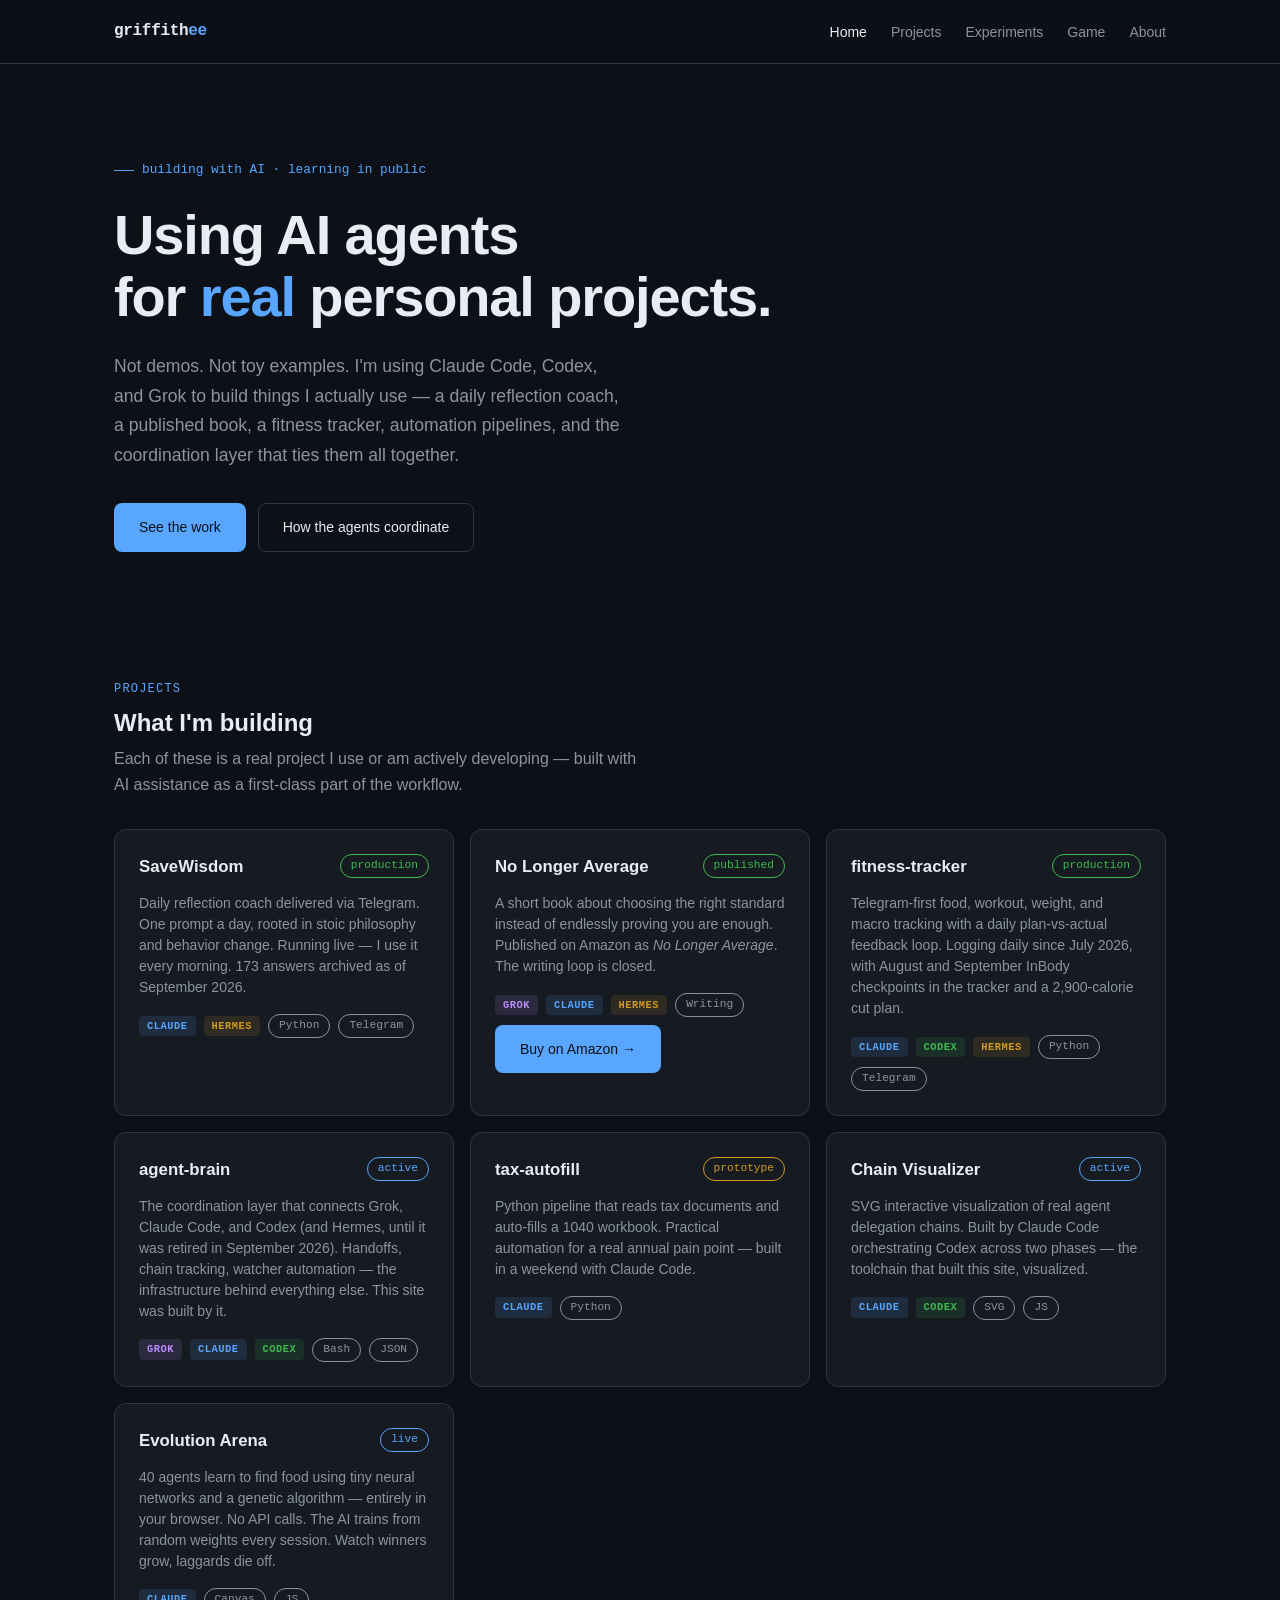
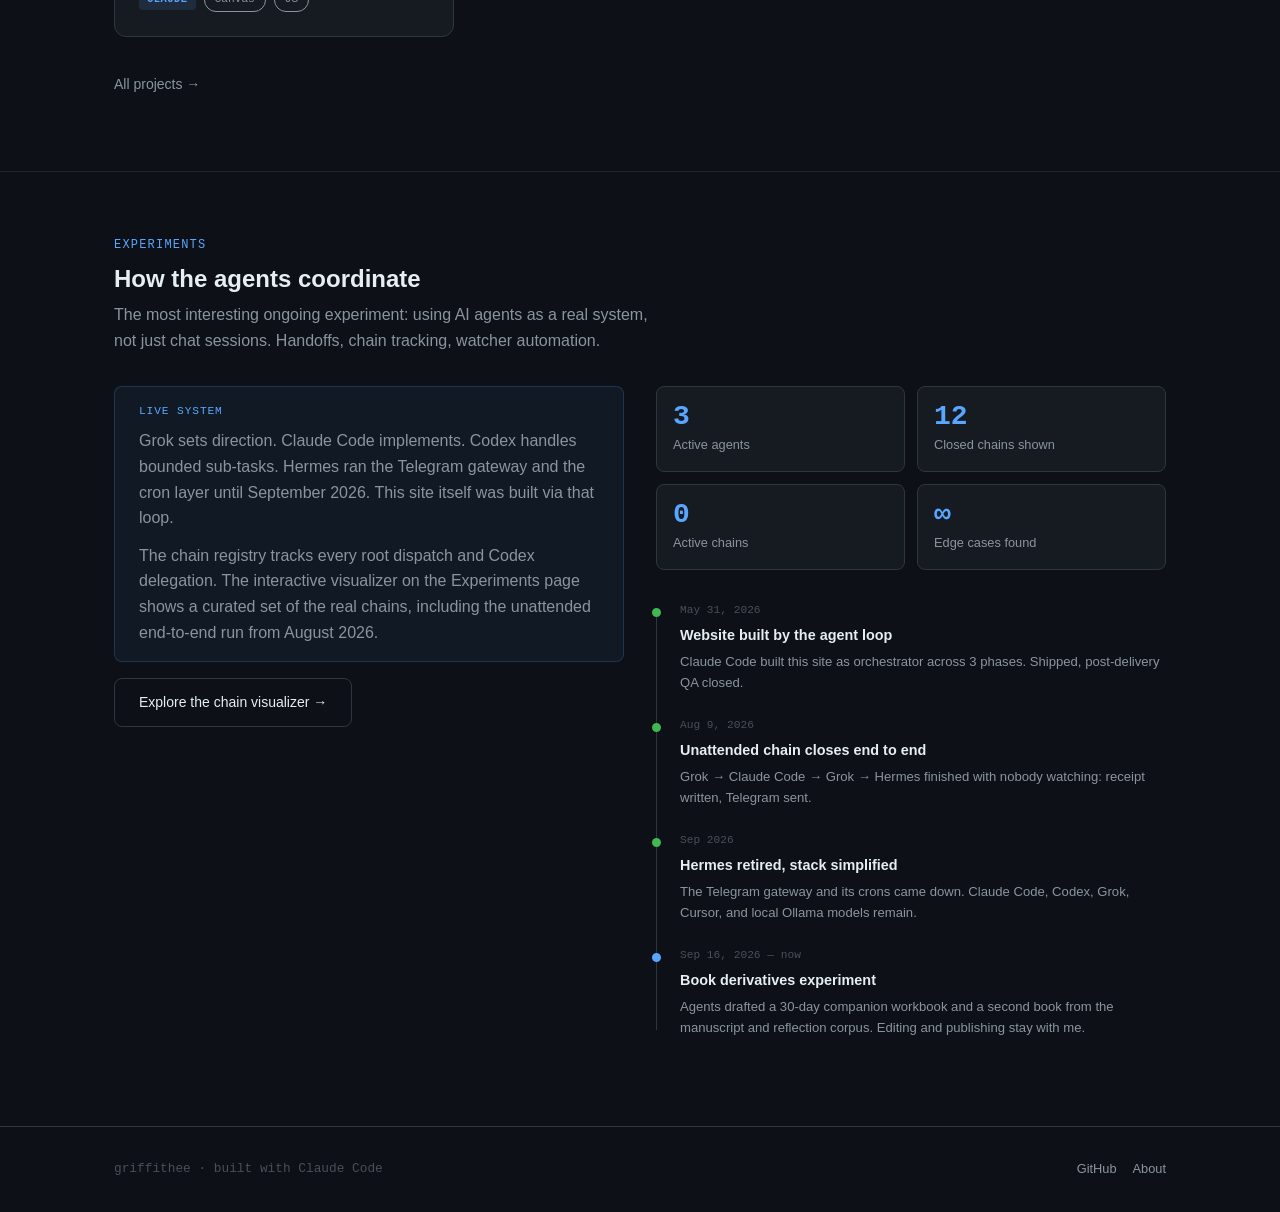
<file: index.html>
<!DOCTYPE html>
<html lang="en">
<head>
  <meta charset="UTF-8">
  <meta name="viewport" content="width=device-width, initial-scale=1.0">
  <meta name="referrer" content="strict-origin-when-cross-origin">
  <meta http-equiv="Content-Security-Policy" content="default-src 'self'; script-src 'self'; style-src 'self' 'unsafe-inline' https://fonts.googleapis.com; font-src https://fonts.gstatic.com; img-src 'self' data:; object-src 'none'; base-uri 'self'; frame-ancestors 'none'; form-action 'self'">
  <title>griffithee — Building with AI</title>
  <meta name="description" content="Personal site. AI tools, autonomous agents, and the projects I'm building with them.">
  <link rel="preconnect" href="https://fonts.googleapis.com">
  <link rel="preconnect" href="https://fonts.gstatic.com" crossorigin>
  <link href="https://fonts.googleapis.com/css2?family=Inter:wght@400;500;600;700&family=JetBrains+Mono:wght@400;600&display=swap" rel="stylesheet">
  <link rel="stylesheet" href="css/style.css">
</head>
<body>

<nav>
  <div class="nav-inner">
    <a href="index.html" class="nav-logo">griffith<span>ee</span></a>
    <ul class="nav-links">
      <li><a href="index.html">Home</a></li>
      <li><a href="projects.html">Projects</a></li>
      <li><a href="experiments.html">Experiments</a></li>
      <li><a href="game.html">Game</a></li>
      <li><a href="about.html">About</a></li>
    </ul>
  </div>
</nav>

<main>

  <!-- Hero -->
  <section class="hero">
    <div class="container">
      <div class="hero-eyebrow">building with AI · learning in public</div>
      <h1 class="hero-title">
        Using AI agents<br>for <em>real</em> personal projects.
      </h1>
      <p class="hero-desc">
        Not demos. Not toy examples. I'm using Claude Code, Codex, and Grok
        to build things I actually use — a daily reflection coach, a published book, a fitness
        tracker, automation pipelines, and the coordination layer that ties them all together.
      </p>
      <div class="hero-cta">
        <a href="projects.html" class="btn btn-primary">See the work</a>
        <a href="experiments.html" class="btn btn-secondary">How the agents coordinate</a>
      </div>
    </div>
  </section>

  <!-- Featured projects -->
  <section class="section">
    <div class="container">
      <div class="section-header">
        <div class="section-label">Projects</div>
        <h2 class="section-title">What I'm building</h2>
        <p class="section-desc">
          Each of these is a real project I use or am actively developing — built with
          AI assistance as a first-class part of the workflow.
        </p>
      </div>

      <div class="card-grid">

        <article class="card">
          <div class="card-header">
            <div>
              <div class="card-title"><a href="projects.html#savewisdom">SaveWisdom</a></div>
            </div>
            <span class="tag tag-green">production</span>
          </div>
          <p class="card-desc">
            Daily reflection coach delivered via Telegram. One prompt a day, rooted in
            stoic philosophy and behavior change. Running live — I use it every morning.
            173 answers archived as of September 2026.
          </p>
          <div class="card-meta">
            <span class="agent-badge agent-claude">Claude</span>
            <span class="agent-badge agent-hermes">Hermes</span>
            <span class="tag tag-gray">Python</span>
            <span class="tag tag-gray">Telegram</span>
          </div>
        </article>

        <article class="card">
          <div class="card-header">
            <div>
              <div class="card-title"><a href="projects.html#enough">No Longer Average</a></div>
            </div>
            <span class="tag tag-green">published</span>
          </div>
          <p class="card-desc">
            A short book about choosing the right standard instead of endlessly
            proving you are enough. Published on Amazon as <em>No Longer Average</em>.
            The writing loop is closed.
          </p>
          <div class="card-meta">
            <span class="agent-badge agent-grok">Grok</span>
            <span class="agent-badge agent-claude">Claude</span>
            <span class="agent-badge agent-hermes">Hermes</span>
            <span class="tag tag-gray">Writing</span>
            <a href="https://a.co/d/0ggR9za4" class="btn btn-primary" target="_blank" rel="noopener">Buy on Amazon →</a>
          </div>
        </article>

        <article class="card">
          <div class="card-header">
            <div>
              <div class="card-title"><a href="projects.html#fitness-tracker">fitness-tracker</a></div>
            </div>
            <span class="tag tag-green">production</span>
          </div>
          <p class="card-desc">
            Telegram-first food, workout, weight, and macro tracking with a daily
            plan-vs-actual feedback loop. Logging daily since July 2026, with August and
            September InBody checkpoints in the tracker and a 2,900-calorie cut plan.
          </p>
          <div class="card-meta">
            <span class="agent-badge agent-claude">Claude</span>
            <span class="agent-badge agent-codex">Codex</span>
            <span class="agent-badge agent-hermes">Hermes</span>
            <span class="tag tag-gray">Python</span>
            <span class="tag tag-gray">Telegram</span>
          </div>
        </article>

        <article class="card">
          <div class="card-header">
            <div>
              <div class="card-title"><a href="projects.html#agent-brain">agent-brain</a></div>
            </div>
            <span class="tag tag-blue">active</span>
          </div>
          <p class="card-desc">
            The coordination layer that connects Grok, Claude Code, and Codex (and
            Hermes, until it was retired in September 2026). Handoffs, chain tracking,
            watcher automation — the infrastructure behind everything else. This site was built by it.
          </p>
          <div class="card-meta">
            <span class="agent-badge agent-grok">Grok</span>
            <span class="agent-badge agent-claude">Claude</span>
            <span class="agent-badge agent-codex">Codex</span>
            <span class="tag tag-gray">Bash</span>
            <span class="tag tag-gray">JSON</span>
          </div>
        </article>

        <article class="card">
          <div class="card-header">
            <div>
              <div class="card-title"><a href="projects.html#tax-autofill">tax-autofill</a></div>
            </div>
            <span class="tag tag-orange">prototype</span>
          </div>
          <p class="card-desc">
            Python pipeline that reads tax documents and auto-fills a 1040 workbook.
            Practical automation for a real annual pain point — built in a weekend with
            Claude Code.
          </p>
          <div class="card-meta">
            <span class="agent-badge agent-claude">Claude</span>
            <span class="tag tag-gray">Python</span>
          </div>
        </article>

        <article class="card">
          <div class="card-header">
            <div>
              <div class="card-title"><a href="experiments.html#chain-visualizer">Chain Visualizer</a></div>
            </div>
            <span class="tag tag-blue">active</span>
          </div>
          <p class="card-desc">
            SVG interactive visualization of real agent delegation chains. Built by Claude Code
            orchestrating Codex across two phases — the toolchain that built this site, visualized.
          </p>
          <div class="card-meta">
            <span class="agent-badge agent-claude">Claude</span>
            <span class="agent-badge agent-codex">Codex</span>
            <span class="tag tag-gray">SVG</span>
            <span class="tag tag-gray">JS</span>
          </div>
        </article>

        <article class="card">
          <div class="card-header">
            <div>
              <div class="card-title"><a href="game.html">Evolution Arena</a></div>
            </div>
            <span class="tag tag-blue">live</span>
          </div>
          <p class="card-desc">
            40 agents learn to find food using tiny neural networks and a genetic
            algorithm — entirely in your browser. No API calls. The AI trains from
            random weights every session. Watch winners grow, laggards die off.
          </p>
          <div class="card-meta">
            <span class="agent-badge agent-claude">Claude</span>
            <span class="tag tag-gray">Canvas</span>
            <span class="tag tag-gray">JS</span>
          </div>
        </article>
</div>

      <div style="margin-top: var(--space-6);">
        <a href="projects.html" class="btn btn-ghost">All projects →</a>
      </div>
    </div>
  </section>

  <!-- Active experiments highlight -->
  <section class="section">
    <div class="container">
      <div class="section-header">
        <div class="section-label">Experiments</div>
        <h2 class="section-title">How the agents coordinate</h2>
        <p class="section-desc">
          The most interesting ongoing experiment: using AI agents as a real system,
          not just chat sessions. Handoffs, chain tracking, watcher automation.
        </p>
      </div>

      <div class="highlight-row">
        <div>
          <div class="callout">
            <div class="callout-label">Live system</div>
            <p style="margin-bottom: var(--space-3);">
              Grok sets direction. Claude Code implements. Codex handles bounded sub-tasks.
              Hermes ran the Telegram gateway and the cron layer until September 2026.
              This site itself was built via that loop.
            </p>
            <p style="margin-bottom: 0;">
              The chain registry tracks every root dispatch and Codex delegation. The interactive
              visualizer on the Experiments page shows a curated set of the real chains,
              including the unattended end-to-end run from August 2026.
            </p>
          </div>
          <div style="margin-top: var(--space-4);">
            <a href="experiments.html" class="btn btn-secondary">Explore the chain visualizer →</a>
          </div>
        </div>

        <div>
          <div class="stat-grid">
            <div class="stat-card">
              <div class="stat-value">3</div>
              <div class="stat-label">Active agents</div>
            </div>
            <div class="stat-card">
              <div class="stat-value" data-stat="closed-chains">12</div>
              <div class="stat-label">Closed chains shown</div>
            </div>
            <div class="stat-card">
              <div class="stat-value" data-stat="active-chains">0</div>
              <div class="stat-label">Active chains</div>
            </div>
            <div class="stat-card">
              <div class="stat-value">∞</div>
              <div class="stat-label">Edge cases found</div>
            </div>
          </div>
          <div class="timeline" style="margin-top: var(--space-6);">
            <div class="timeline-item done">
              <div class="timeline-date">May 31, 2026</div>
              <div class="timeline-title">Website built by the agent loop</div>
              <div class="timeline-desc">Claude Code built this site as orchestrator across 3 phases. Shipped, post-delivery QA closed.</div>
            </div>
            <div class="timeline-item done">
              <div class="timeline-date">Aug 9, 2026</div>
              <div class="timeline-title">Unattended chain closes end to end</div>
              <div class="timeline-desc">Grok → Claude Code → Grok → Hermes finished with nobody watching: receipt written, Telegram sent.</div>
            </div>
            <div class="timeline-item done">
              <div class="timeline-date">Sep 2026</div>
              <div class="timeline-title">Hermes retired, stack simplified</div>
              <div class="timeline-desc">The Telegram gateway and its crons came down. Claude Code, Codex, Grok, Cursor, and local Ollama models remain.</div>
            </div>
            <div class="timeline-item active">
              <div class="timeline-date">Sep 16, 2026 — now</div>
              <div class="timeline-title">Book derivatives experiment</div>
              <div class="timeline-desc">Agents drafted a 30-day companion workbook and a second book from the manuscript and reflection corpus. Editing and publishing stay with me.</div>
            </div>
          </div>
        </div>
      </div>
    </div>
  </section>

</main>

<footer>
  <div class="footer-inner">
    <span class="footer-text">griffithee · built with Claude Code</span>
    <div class="footer-links">
      <a href="https://github.com/griffithee" target="_blank" rel="noopener">GitHub</a>
      <a href="about.html">About</a>
    </div>
  </div>
</footer>

<script src="js/nav.js"></script>
</body>
</html>
</file>
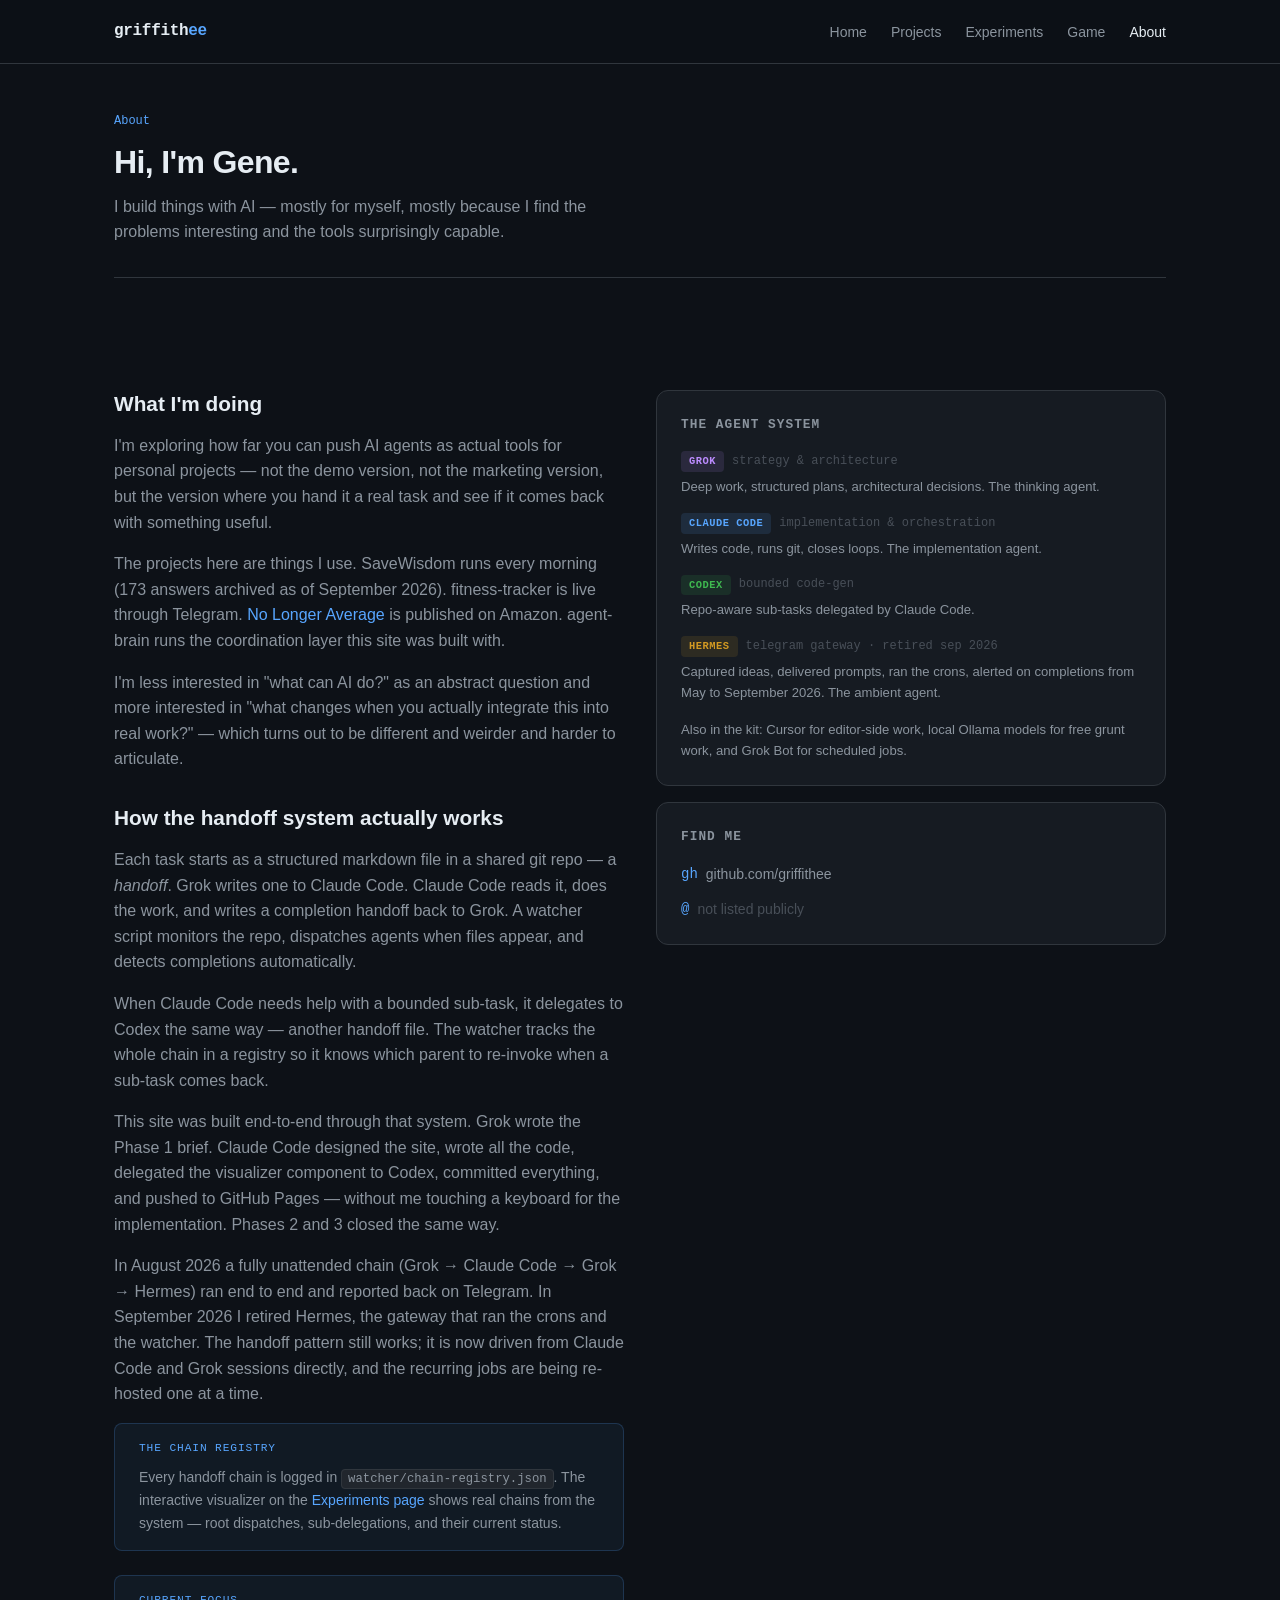
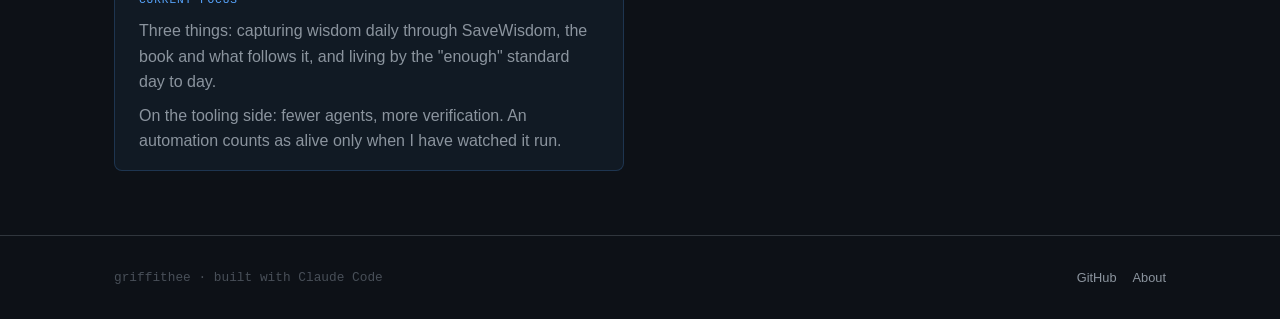
<file: about.html>
<!DOCTYPE html>
<html lang="en">
<head>
  <meta charset="UTF-8">
  <meta name="viewport" content="width=device-width, initial-scale=1.0">
  <meta name="referrer" content="strict-origin-when-cross-origin">
  <meta http-equiv="Content-Security-Policy" content="default-src 'self'; script-src 'self'; style-src 'self' 'unsafe-inline' https://fonts.googleapis.com; font-src https://fonts.gstatic.com; img-src 'self' data:; object-src 'none'; base-uri 'self'; frame-ancestors 'none'; form-action 'self'">
  <title>About — griffithee</title>
  <meta name="description" content="Who I am, what I'm building, and why.">
  <link rel="preconnect" href="https://fonts.googleapis.com">
  <link rel="preconnect" href="https://fonts.gstatic.com" crossorigin>
  <link href="https://fonts.googleapis.com/css2?family=Inter:wght@400;500;600;700&family=JetBrains+Mono:wght@400;600&display=swap" rel="stylesheet">
  <link rel="stylesheet" href="css/style.css">
</head>
<body>

<nav>
  <div class="nav-inner">
    <a href="index.html" class="nav-logo">griffith<span>ee</span></a>
    <ul class="nav-links">
      <li><a href="index.html">Home</a></li>
      <li><a href="projects.html">Projects</a></li>
      <li><a href="experiments.html">Experiments</a></li>
      <li><a href="game.html">Game</a></li>
      <li><a href="about.html">About</a></li>
    </ul>
  </div>
</nav>

<main>
  <div class="container">

    <header class="page-header">
      <div class="page-header-eyebrow">About</div>
      <h1 class="page-header-title">Hi, I'm Gene.</h1>
      <p class="page-header-desc">
        I build things with AI — mostly for myself, mostly because I find the
        problems interesting and the tools surprisingly capable.
      </p>
    </header>

    <section class="section">
      <div class="highlight-row">

        <div>
          <h2 style="font-size:1.3rem;margin-bottom:var(--space-4);">What I'm doing</h2>
          <p>
            I'm exploring how far you can push AI agents as actual tools for
            personal projects — not the demo version, not the marketing version,
            but the version where you hand it a real task and see if it comes back
            with something useful.
          </p>
          <p>
            The projects here are things I use. SaveWisdom runs every morning
            (173 answers archived as of September 2026).
            fitness-tracker is live through Telegram. <a href="https://a.co/d/0ggR9za4" target="_blank" rel="noopener">No Longer Average</a>
            is published on Amazon. agent-brain runs the coordination layer
            this site was built with.
          </p>
          <p>
            I'm less interested in "what can AI do?" as an abstract question and
            more interested in "what changes when you actually integrate this into
            real work?" — which turns out to be different and weirder and harder
            to articulate.
          </p>

          <h2 style="font-size:1.3rem;margin-top:var(--space-8);margin-bottom:var(--space-4);">How the handoff system actually works</h2>
          <p>
            Each task starts as a structured markdown file in a shared git repo — a
            <em>handoff</em>. Grok writes one to Claude Code. Claude Code reads it,
            does the work, and writes a completion handoff back to Grok. A watcher
            script monitors the repo, dispatches agents when files appear, and
            detects completions automatically.
          </p>
          <p>
            When Claude Code needs help with a bounded sub-task, it delegates to
            Codex the same way — another handoff file. The watcher tracks the whole
            chain in a registry so it knows which parent to re-invoke when a
            sub-task comes back.
          </p>
          <p>
            This site was built end-to-end through that system. Grok wrote the
            Phase 1 brief. Claude Code designed the site, wrote all the code,
            delegated the visualizer component to Codex, committed everything, and
            pushed to GitHub Pages — without me touching a keyboard for the
            implementation. Phases 2 and 3 closed the same way.
          </p>
          <p>
            In August 2026 a fully unattended chain (Grok → Claude Code → Grok → Hermes)
            ran end to end and reported back on Telegram. In September 2026 I retired
            Hermes, the gateway that ran the crons and the watcher. The handoff pattern
            still works; it is now driven from Claude Code and Grok sessions directly,
            and the recurring jobs are being re-hosted one at a time.
          </p>
          <div class="callout" style="margin-top:var(--space-4);">
            <div class="callout-label">The chain registry</div>
            <p style="margin-bottom:0;font-size:0.875rem;">
              Every handoff chain is logged in <code>watcher/chain-registry.json</code>.
              The interactive visualizer on the
              <a href="experiments.html#chain-visualizer">Experiments page</a>
              shows real chains from the system — root dispatches, sub-delegations,
              and their current status.
            </p>
          </div>

          <div class="callout" style="margin-top:var(--space-6);">
            <div class="callout-label">Current focus</div>
            <p style="margin-bottom:var(--space-2);">
              Three things: capturing wisdom daily through SaveWisdom, the book and
              what follows it, and living by the "enough" standard day to day.
            </p>
            <p style="margin-bottom:0;">
              On the tooling side: fewer agents, more verification. An automation
              counts as alive only when I have watched it run.
            </p>
          </div>
        </div>

        <div>
          <div class="card" style="margin-bottom:var(--space-4);">
            <h4 style="margin-bottom:var(--space-4);color:var(--text-secondary);font-size:0.8rem;font-family:var(--font-mono);text-transform:uppercase;letter-spacing:0.08em;">The agent system</h4>
            <div style="display:flex;flex-direction:column;gap:var(--space-4);">
              <div>
                <div style="display:flex;align-items:center;gap:var(--space-2);margin-bottom:var(--space-1);">
                  <span class="agent-badge agent-grok">Grok</span>
                  <span style="font-size:0.75rem;color:var(--text-muted);font-family:var(--font-mono);">strategy &amp; architecture</span>
                </div>
                <p style="font-size:0.82rem;margin:0;">Deep work, structured plans, architectural decisions. The thinking agent.</p>
              </div>
              <div>
                <div style="display:flex;align-items:center;gap:var(--space-2);margin-bottom:var(--space-1);">
                  <span class="agent-badge agent-claude">Claude Code</span>
                  <span style="font-size:0.75rem;color:var(--text-muted);font-family:var(--font-mono);">implementation &amp; orchestration</span>
                </div>
                <p style="font-size:0.82rem;margin:0;">Writes code, runs git, closes loops. The implementation agent.</p>
              </div>
              <div>
                <div style="display:flex;align-items:center;gap:var(--space-2);margin-bottom:var(--space-1);">
                  <span class="agent-badge agent-codex">Codex</span>
                  <span style="font-size:0.75rem;color:var(--text-muted);font-family:var(--font-mono);">bounded code-gen</span>
                </div>
                <p style="font-size:0.82rem;margin:0;">Repo-aware sub-tasks delegated by Claude Code.</p>
              </div>
              <div>
                <div style="display:flex;align-items:center;gap:var(--space-2);margin-bottom:var(--space-1);">
                  <span class="agent-badge agent-hermes">Hermes</span>
                  <span style="font-size:0.75rem;color:var(--text-muted);font-family:var(--font-mono);">telegram gateway · retired sep 2026</span>
                </div>
                <p style="font-size:0.82rem;margin:0;">Captured ideas, delivered prompts, ran the crons, alerted on completions from May to September 2026. The ambient agent.</p>
              </div>
              <div>
                <p style="font-size:0.82rem;margin:0;color:var(--text-secondary);">Also in the kit: Cursor for editor-side work, local Ollama models for free grunt work, and Grok Bot for scheduled jobs.</p>
              </div>
            </div>
          </div>

          <div class="card">
            <h4 style="margin-bottom:var(--space-4);color:var(--text-secondary);font-size:0.8rem;font-family:var(--font-mono);text-transform:uppercase;letter-spacing:0.08em;">Find me</h4>
            <div style="display:flex;flex-direction:column;gap:var(--space-3);">
              <a href="https://github.com/griffithee" target="_blank" rel="noopener" style="display:flex;align-items:center;gap:var(--space-2);font-size:0.875rem;color:var(--text-secondary);">
                <span style="font-family:var(--font-mono);color:var(--accent-blue);">gh</span>
                github.com/griffithee
              </a>
              <span style="display:flex;align-items:center;gap:var(--space-2);font-size:0.875rem;color:var(--text-muted);">
                <span style="font-family:var(--font-mono);color:var(--accent-blue);">@</span>
                not listed publicly
              </span>
            </div>
          </div>
        </div>

      </div>
    </section>

  </div>
</main>

<footer>
  <div class="footer-inner">
    <span class="footer-text">griffithee · built with Claude Code</span>
    <div class="footer-links">
      <a href="https://github.com/griffithee" target="_blank" rel="noopener">GitHub</a>
      <a href="about.html">About</a>
    </div>
  </div>
</footer>

<script src="js/nav.js"></script>
</body>
</html>
</file>
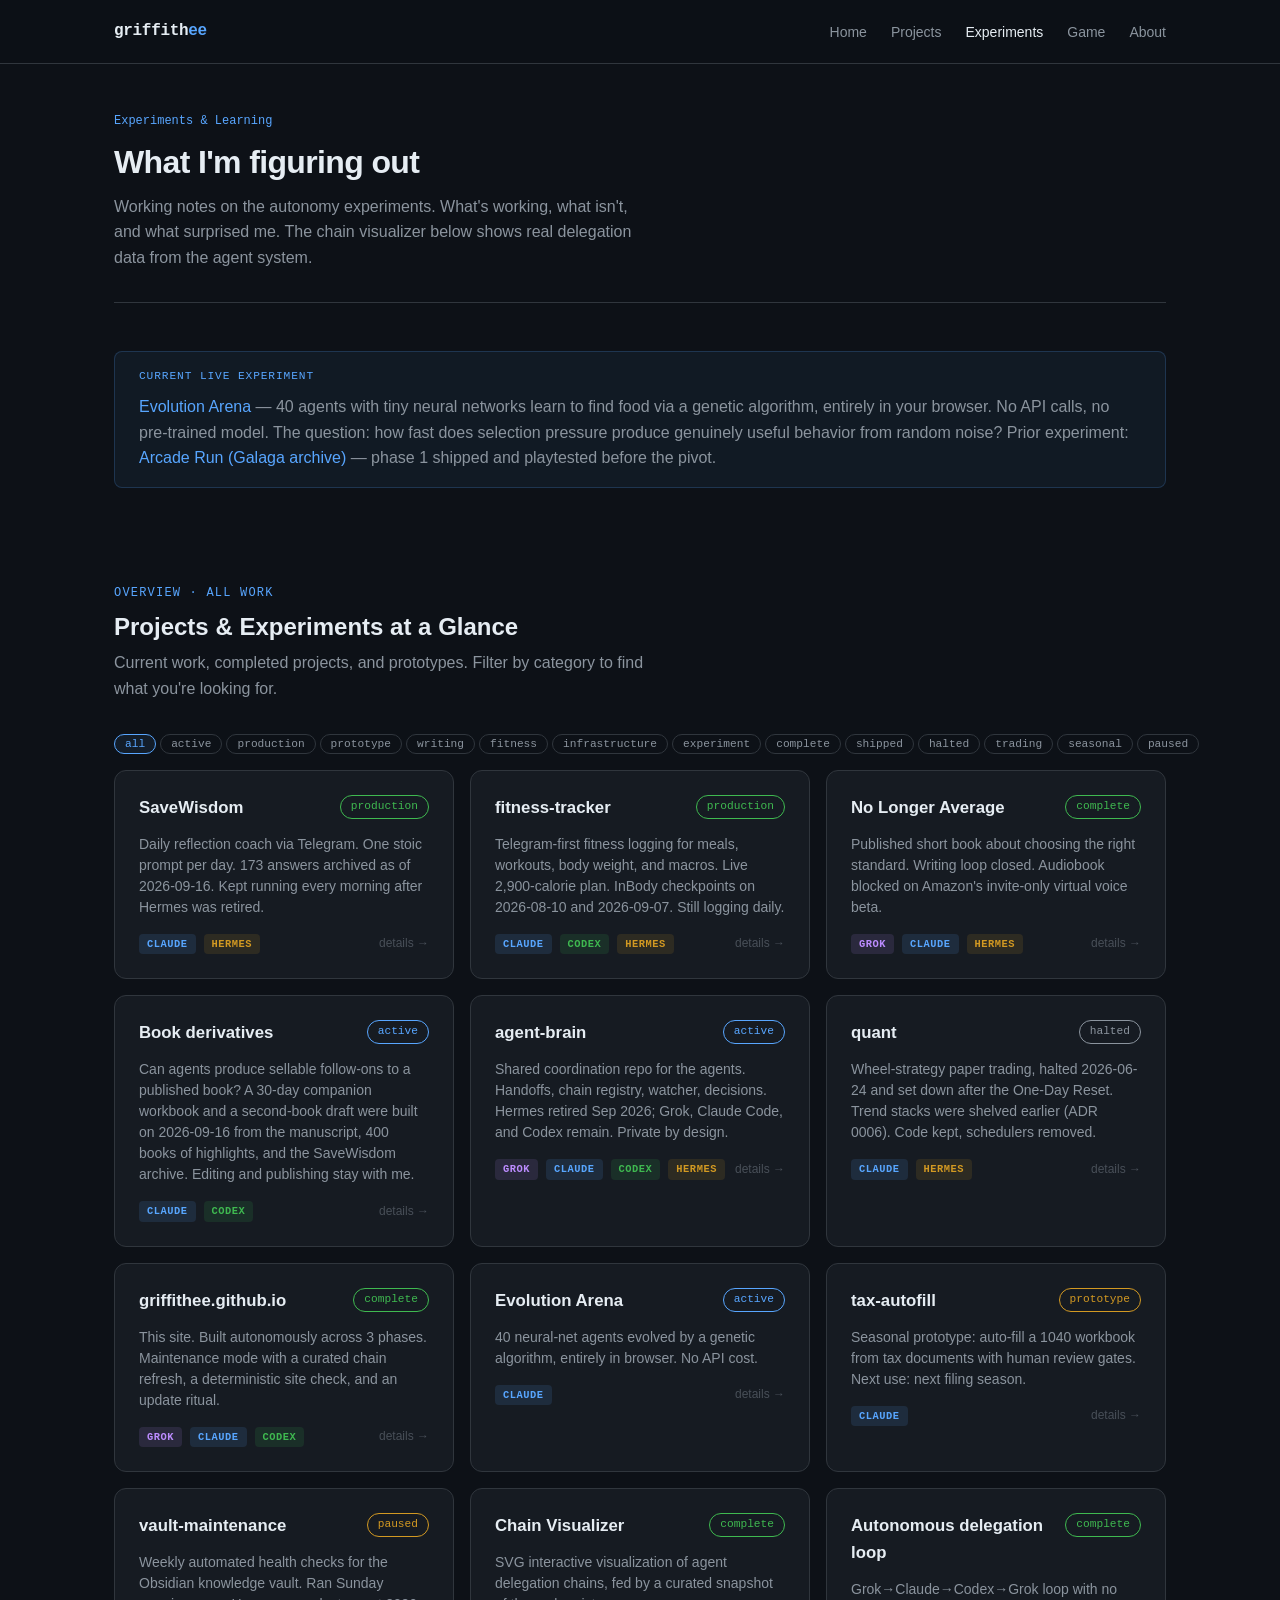
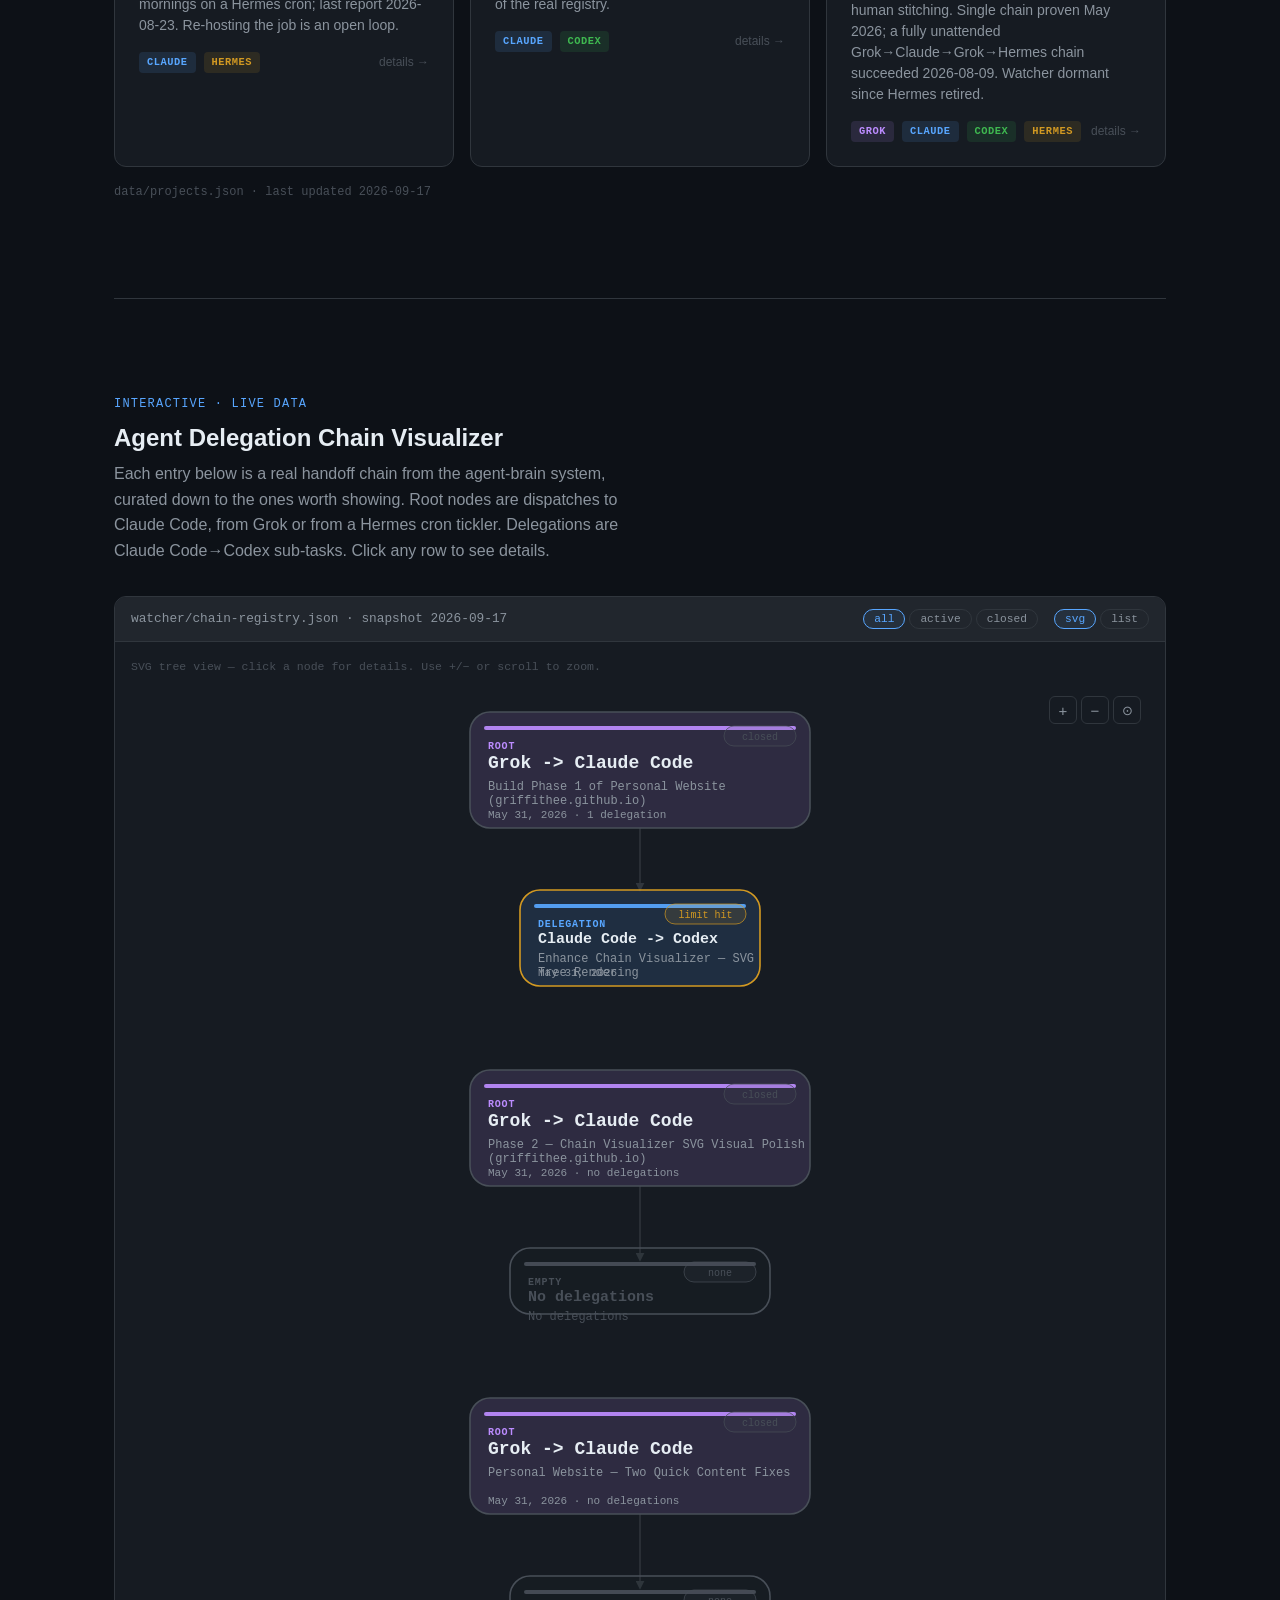
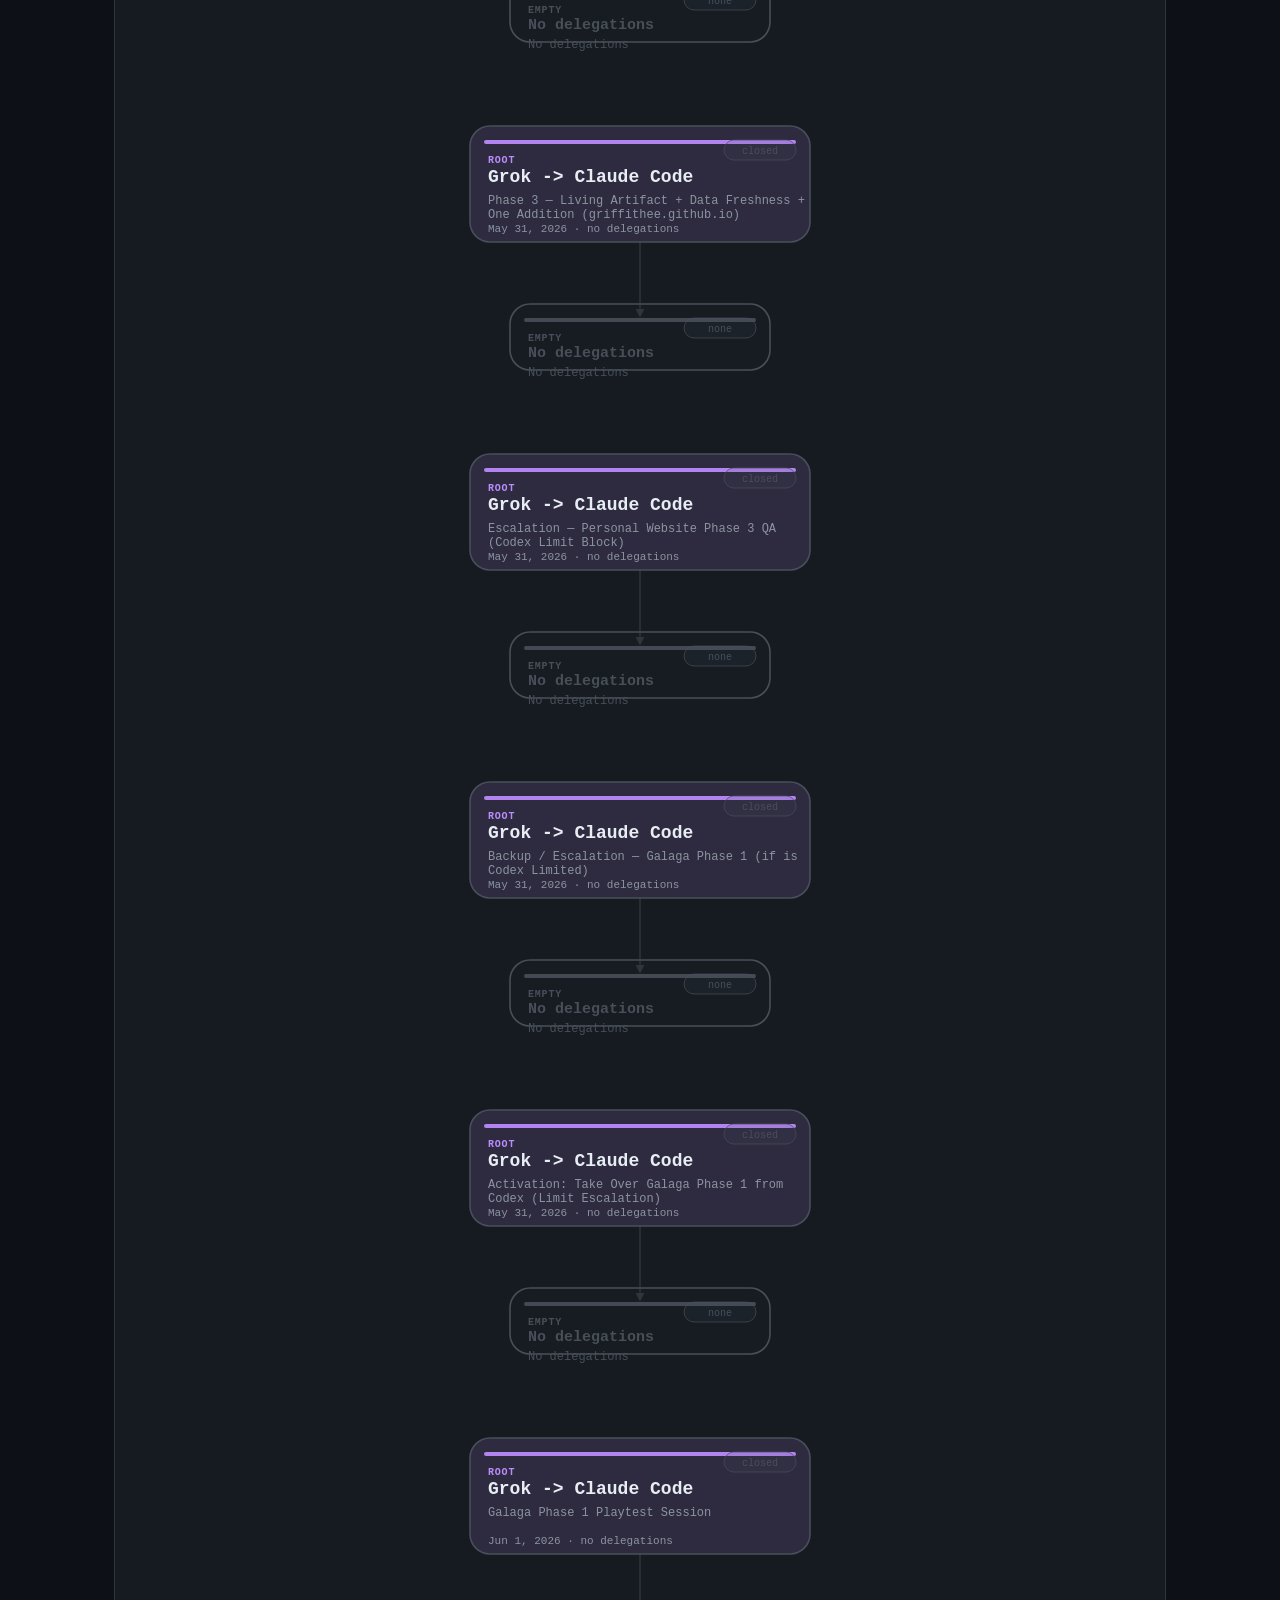
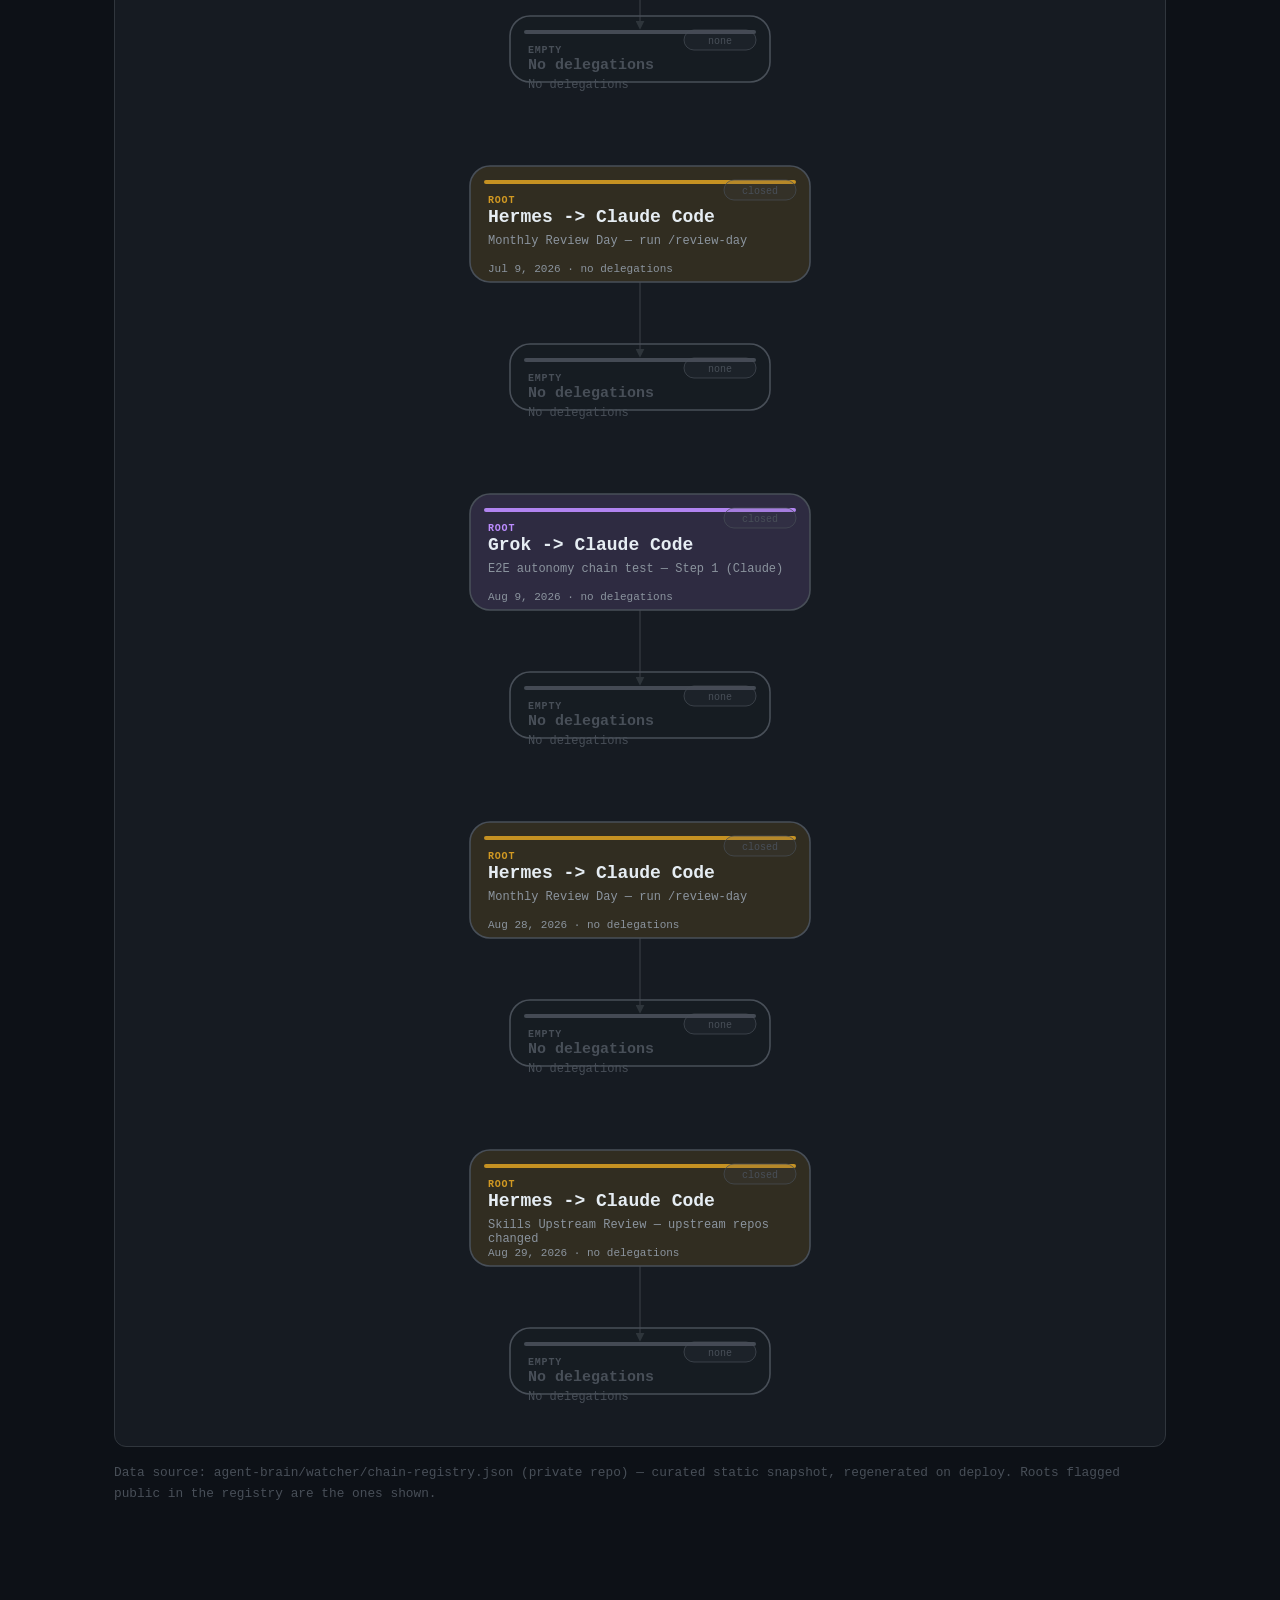
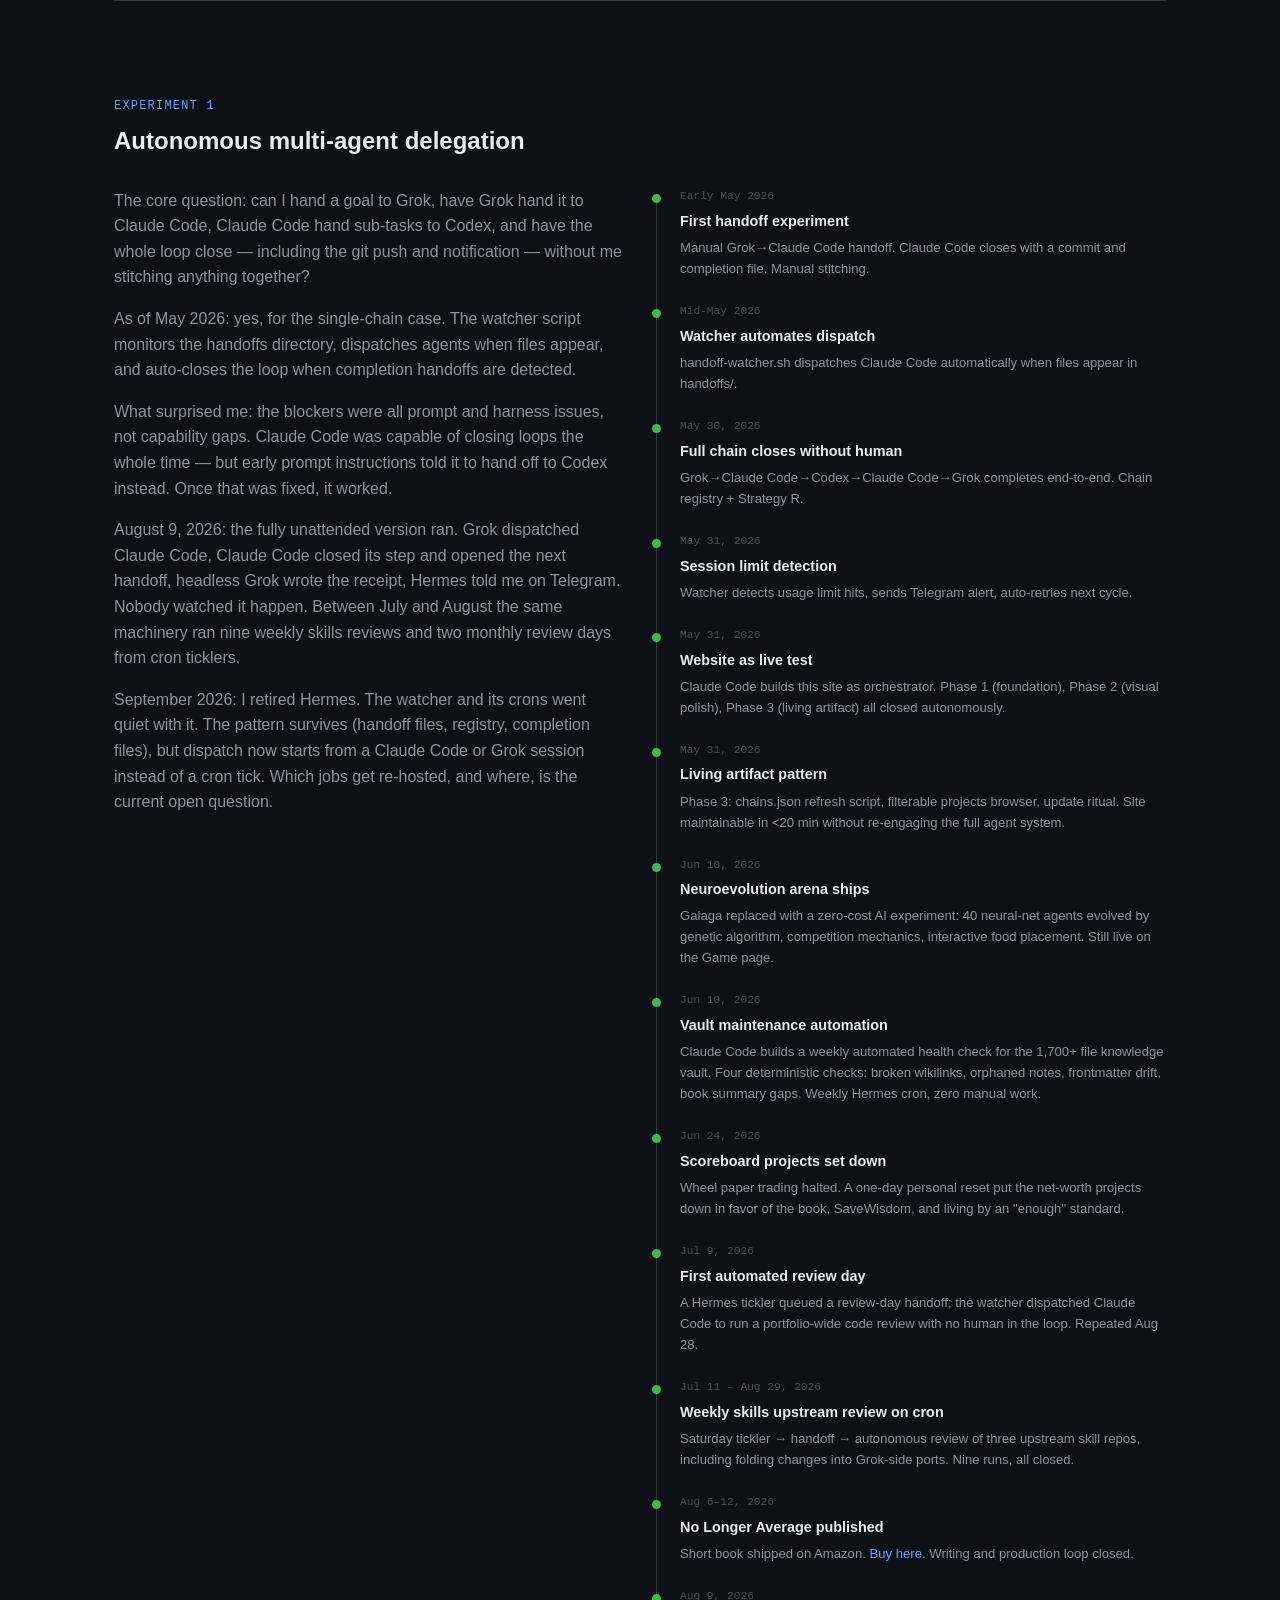
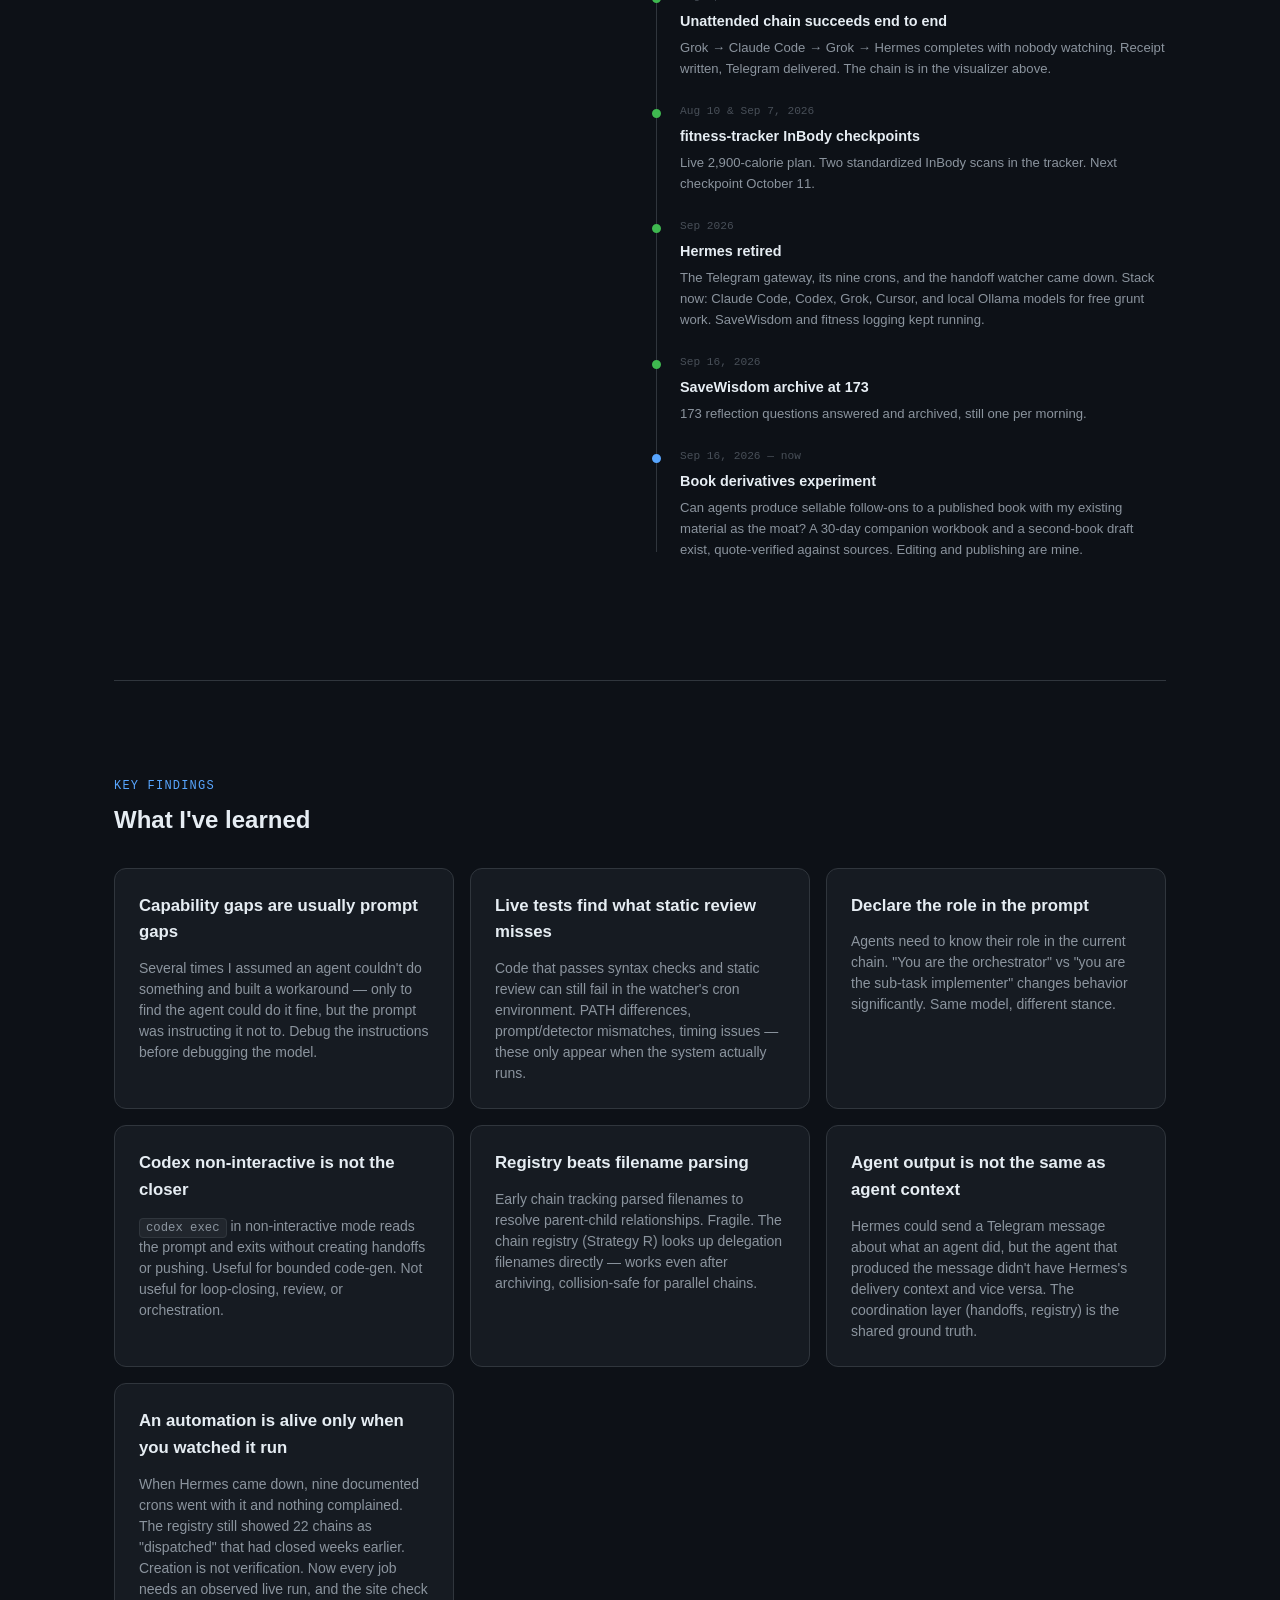
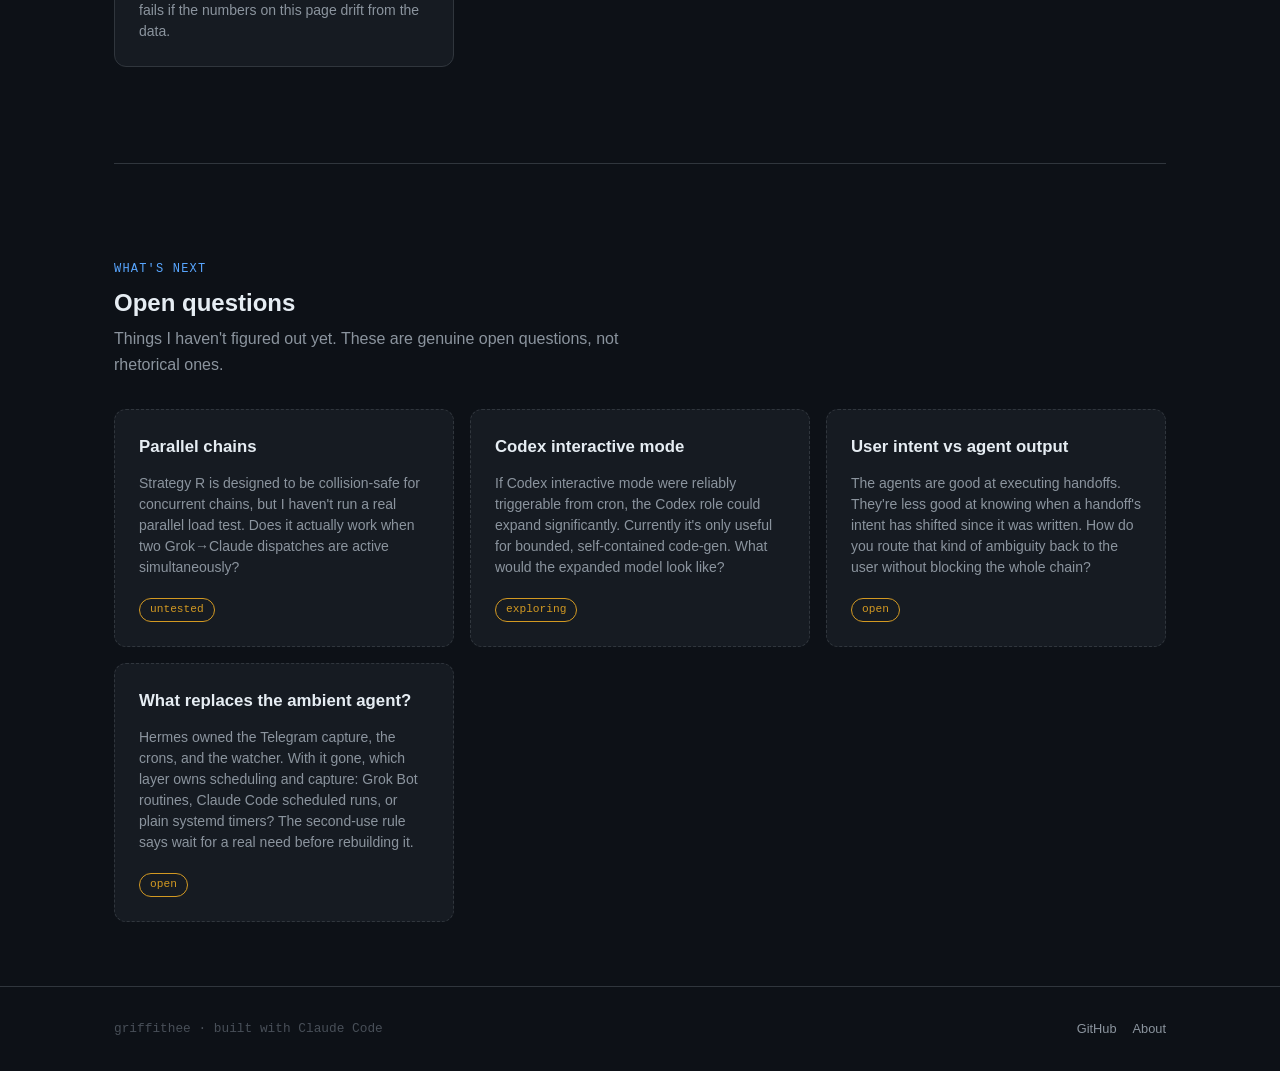
<file: experiments.html>
<!DOCTYPE html>
<html lang="en">
<head>
  <meta charset="UTF-8">
  <meta name="viewport" content="width=device-width, initial-scale=1.0">
  <meta name="referrer" content="strict-origin-when-cross-origin">
  <meta http-equiv="Content-Security-Policy" content="default-src 'self'; script-src 'self'; style-src 'self' 'unsafe-inline' https://fonts.googleapis.com; font-src https://fonts.gstatic.com; img-src 'self' data:; object-src 'none'; base-uri 'self'; frame-ancestors 'none'; form-action 'self'">
  <title>Experiments — griffithee</title>
  <meta name="description" content="AI agent delegation chains, autonomy experiments, and what I'm learning.">
  <link rel="preconnect" href="https://fonts.googleapis.com">
  <link rel="preconnect" href="https://fonts.gstatic.com" crossorigin>
  <link href="https://fonts.googleapis.com/css2?family=Inter:wght@400;500;600;700&family=JetBrains+Mono:wght@400;600&display=swap" rel="stylesheet">
  <link rel="stylesheet" href="css/style.css">
</head>
<body>

<nav>
  <div class="nav-inner">
    <a href="index.html" class="nav-logo">griffith<span>ee</span></a>
    <ul class="nav-links">
      <li><a href="index.html">Home</a></li>
      <li><a href="projects.html">Projects</a></li>
      <li><a href="experiments.html">Experiments</a></li>
      <li><a href="game.html">Game</a></li>
      <li><a href="about.html">About</a></li>
    </ul>
  </div>
</nav>

<main>
  <div class="container">

    <header class="page-header">
      <div class="page-header-eyebrow">Experiments &amp; Learning</div>
      <h1 class="page-header-title">What I'm figuring out</h1>
      <p class="page-header-desc">
        Working notes on the autonomy experiments. What's working, what isn't,
        and what surprised me. The chain visualizer below shows real delegation
        data from the agent system.
      </p>
    </header>

    <div class="callout" style="margin-bottom:var(--space-8);">
      <div class="callout-label">Current live experiment</div>
      <p style="margin-bottom:0;">
        <a href="game.html">Evolution Arena</a> — 40 agents with tiny neural networks
        learn to find food via a genetic algorithm, entirely in your browser. No API calls,
        no pre-trained model. The question: how fast does selection pressure produce
        genuinely useful behavior from random noise?
        Prior experiment: <a href="galaga.html">Arcade Run (Galaga archive)</a> — phase 1 shipped and playtested before the pivot.
      </p>
    </div>

    <!-- Projects at a Glance -->
    <section class="section" id="projects-browser">
      <div class="section-header">
        <div class="section-label">Overview · All work</div>
        <h2 class="section-title">Projects &amp; Experiments at a Glance</h2>
        <p class="section-desc">
          Current work, completed projects, and prototypes. Filter by category to find what you're looking for.
        </p>
      </div>
      <div id="projects-browser-container">
        <div style="color:var(--text-muted);font-family:var(--font-mono);font-size:0.8rem;">Loading…</div>
      </div>
    </section>

    <hr class="divider">

    <!-- Chain Visualizer -->
    <section class="section" id="chain-visualizer">
      <div class="section-header">
        <div class="section-label">Interactive · Live data</div>
        <h2 class="section-title">Agent Delegation Chain Visualizer</h2>
        <p class="section-desc">
          Each entry below is a real handoff chain from the agent-brain system, curated
          down to the ones worth showing. Root nodes are dispatches to Claude Code, from Grok
          or from a Hermes cron tickler. Delegations are Claude Code→Codex sub-tasks.
          Click any row to see details.
        </p>
      </div>

      <div class="visualizer-wrap">
        <div class="visualizer-toolbar">
          <span class="visualizer-title">watcher/chain-registry.json · snapshot loading…</span>
          <div class="filter-btns">
            <button class="filter-btn active" data-filter="all">all</button>
            <button class="filter-btn" data-filter="active">active</button>
            <button class="filter-btn" data-filter="closed">closed</button>
          </div>
        </div>

        <div class="visualizer-body">
          <div id="chain-list-container">
            <div style="color:var(--text-muted);font-family:var(--font-mono);font-size:0.8rem;">
              Loading chain data…
            </div>
          </div>

          <div id="chain-detail-panel" class="chain-detail-panel">
            <!-- populated by visualizer.js -->
          </div>
        </div>
      </div>

      <div style="margin-top:var(--space-4);">
        <p style="font-size:0.8rem;color:var(--text-muted);font-family:var(--font-mono);">
          Data source: agent-brain/watcher/chain-registry.json (private repo) — curated static
          snapshot, regenerated on deploy. Roots flagged public in the registry are the ones shown.
        </p>
      </div>
    </section>

    <hr class="divider">

    <!-- Autonomy experiments narrative -->
    <section class="section" id="autonomy">
      <div class="section-header">
        <div class="section-label">Experiment 1</div>
        <h2 class="section-title">Autonomous multi-agent delegation</h2>
      </div>

      <div class="highlight-row">
        <div>
          <p>
            The core question: can I hand a goal to Grok, have Grok hand it to Claude Code,
            Claude Code hand sub-tasks to Codex, and have the whole loop close — including
            the git push and notification — without me stitching anything together?
          </p>
          <p>
            As of May 2026: yes, for the single-chain case. The watcher script monitors
            the handoffs directory, dispatches agents when files appear, and auto-closes
            the loop when completion handoffs are detected.
          </p>
          <p>
            What surprised me: the blockers were all prompt and harness issues, not
            capability gaps. Claude Code was capable of closing loops the whole time —
            but early prompt instructions told it to hand off to Codex instead. Once
            that was fixed, it worked.
          </p>
          <p>
            August 9, 2026: the fully unattended version ran. Grok dispatched Claude Code,
            Claude Code closed its step and opened the next handoff, headless Grok wrote
            the receipt, Hermes told me on Telegram. Nobody watched it happen. Between
            July and August the same machinery ran nine weekly skills reviews and two
            monthly review days from cron ticklers.
          </p>
          <p>
            September 2026: I retired Hermes. The watcher and its crons went quiet with it.
            The pattern survives (handoff files, registry, completion files), but dispatch
            now starts from a Claude Code or Grok session instead of a cron tick. Which
            jobs get re-hosted, and where, is the current open question.
          </p>
        </div>
        <div>
          <div class="timeline">
            <div class="timeline-item done">
              <div class="timeline-date">Early May 2026</div>
              <div class="timeline-title">First handoff experiment</div>
              <div class="timeline-desc">Manual Grok→Claude Code handoff. Claude Code closes with a commit and completion file. Manual stitching.</div>
            </div>
            <div class="timeline-item done">
              <div class="timeline-date">Mid-May 2026</div>
              <div class="timeline-title">Watcher automates dispatch</div>
              <div class="timeline-desc">handoff-watcher.sh dispatches Claude Code automatically when files appear in handoffs/.</div>
            </div>
            <div class="timeline-item done">
              <div class="timeline-date">May 30, 2026</div>
              <div class="timeline-title">Full chain closes without human</div>
              <div class="timeline-desc">Grok→Claude Code→Codex→Claude Code→Grok completes end-to-end. Chain registry + Strategy R.</div>
            </div>
            <div class="timeline-item done">
              <div class="timeline-date">May 31, 2026</div>
              <div class="timeline-title">Session limit detection</div>
              <div class="timeline-desc">Watcher detects usage limit hits, sends Telegram alert, auto-retries next cycle.</div>
            </div>
            <div class="timeline-item done">
              <div class="timeline-date">May 31, 2026</div>
              <div class="timeline-title">Website as live test</div>
              <div class="timeline-desc">Claude Code builds this site as orchestrator. Phase 1 (foundation), Phase 2 (visual polish), Phase 3 (living artifact) all closed autonomously.</div>
            </div>
            <div class="timeline-item done">
              <div class="timeline-date">May 31, 2026</div>
              <div class="timeline-title">Living artifact pattern</div>
              <div class="timeline-desc">Phase 3: chains.json refresh script, filterable projects browser, update ritual. Site maintainable in &lt;20 min without re-engaging the full agent system.</div>
            </div>
            <div class="timeline-item done">
              <div class="timeline-date">Jun 10, 2026</div>
              <div class="timeline-title">Neuroevolution arena ships</div>
              <div class="timeline-desc">Galaga replaced with a zero-cost AI experiment: 40 neural-net agents evolved by genetic algorithm, competition mechanics, interactive food placement. Still live on the Game page.</div>
            </div>
            <div class="timeline-item done">
              <div class="timeline-date">Jun 10, 2026</div>
              <div class="timeline-title">Vault maintenance automation</div>
              <div class="timeline-desc">Claude Code builds a weekly automated health check for the 1,700+ file knowledge vault. Four deterministic checks: broken wikilinks, orphaned notes, frontmatter drift, book summary gaps. Weekly Hermes cron, zero manual work.</div>
            </div>
            <div class="timeline-item done">
              <div class="timeline-date">Jun 24, 2026</div>
              <div class="timeline-title">Scoreboard projects set down</div>
              <div class="timeline-desc">Wheel paper trading halted. A one-day personal reset put the net-worth projects down in favor of the book, SaveWisdom, and living by an "enough" standard.</div>
            </div>
            <div class="timeline-item done">
              <div class="timeline-date">Jul 9, 2026</div>
              <div class="timeline-title">First automated review day</div>
              <div class="timeline-desc">A Hermes tickler queued a review-day handoff; the watcher dispatched Claude Code to run a portfolio-wide code review with no human in the loop. Repeated Aug 28.</div>
            </div>
            <div class="timeline-item done">
              <div class="timeline-date">Jul 11 – Aug 29, 2026</div>
              <div class="timeline-title">Weekly skills upstream review on cron</div>
              <div class="timeline-desc">Saturday tickler → handoff → autonomous review of three upstream skill repos, including folding changes into Grok-side ports. Nine runs, all closed.</div>
            </div>
            <div class="timeline-item done">
              <div class="timeline-date">Aug 6–12, 2026</div>
              <div class="timeline-title">No Longer Average published</div>
              <div class="timeline-desc">Short book shipped on Amazon. <a href="https://a.co/d/0ggR9za4" target="_blank" rel="noopener">Buy here</a>. Writing and production loop closed.</div>
            </div>
            <div class="timeline-item done">
              <div class="timeline-date">Aug 9, 2026</div>
              <div class="timeline-title">Unattended chain succeeds end to end</div>
              <div class="timeline-desc">Grok → Claude Code → Grok → Hermes completes with nobody watching. Receipt written, Telegram delivered. The chain is in the visualizer above.</div>
            </div>
            <div class="timeline-item done">
              <div class="timeline-date">Aug 10 &amp; Sep 7, 2026</div>
              <div class="timeline-title">fitness-tracker InBody checkpoints</div>
              <div class="timeline-desc">Live 2,900-calorie plan. Two standardized InBody scans in the tracker. Next checkpoint October 11.</div>
            </div>
            <div class="timeline-item done">
              <div class="timeline-date">Sep 2026</div>
              <div class="timeline-title">Hermes retired</div>
              <div class="timeline-desc">The Telegram gateway, its nine crons, and the handoff watcher came down. Stack now: Claude Code, Codex, Grok, Cursor, and local Ollama models for free grunt work. SaveWisdom and fitness logging kept running.</div>
            </div>
            <div class="timeline-item done">
              <div class="timeline-date">Sep 16, 2026</div>
              <div class="timeline-title">SaveWisdom archive at 173</div>
              <div class="timeline-desc">173 reflection questions answered and archived, still one per morning.</div>
            </div>
            <div class="timeline-item active">
              <div class="timeline-date">Sep 16, 2026 — now</div>
              <div class="timeline-title">Book derivatives experiment</div>
              <div class="timeline-desc">Can agents produce sellable follow-ons to a published book with my existing material as the moat? A 30-day companion workbook and a second-book draft exist, quote-verified against sources. Editing and publishing are mine.</div>
            </div>
          </div>
        </div>
      </div>
    </section>

    <hr class="divider">

    <!-- Learnings -->
    <section class="section" id="learnings">
      <div class="section-header">
        <div class="section-label">Key findings</div>
        <h2 class="section-title">What I've learned</h2>
      </div>

      <div class="card-grid">
        <article class="card">
          <div class="card-title" style="margin-bottom:var(--space-3);">Capability gaps are usually prompt gaps</div>
          <p class="card-desc">
            Several times I assumed an agent couldn't do something and built a workaround —
            only to find the agent could do it fine, but the prompt was instructing it not to.
            Debug the instructions before debugging the model.
          </p>
        </article>

        <article class="card">
          <div class="card-title" style="margin-bottom:var(--space-3);">Live tests find what static review misses</div>
          <p class="card-desc">
            Code that passes syntax checks and static review can still fail in the
            watcher's cron environment. PATH differences, prompt/detector mismatches,
            timing issues — these only appear when the system actually runs.
          </p>
        </article>

        <article class="card">
          <div class="card-title" style="margin-bottom:var(--space-3);">Declare the role in the prompt</div>
          <p class="card-desc">
            Agents need to know their role in the current chain. "You are the orchestrator"
            vs "you are the sub-task implementer" changes behavior significantly. Same model,
            different stance.
          </p>
        </article>

        <article class="card">
          <div class="card-title" style="margin-bottom:var(--space-3);">Codex non-interactive is not the closer</div>
          <p class="card-desc">
            <code>codex exec</code> in non-interactive mode reads the prompt and exits
            without creating handoffs or pushing. Useful for bounded code-gen. Not useful
            for loop-closing, review, or orchestration.
          </p>
        </article>

        <article class="card">
          <div class="card-title" style="margin-bottom:var(--space-3);">Registry beats filename parsing</div>
          <p class="card-desc">
            Early chain tracking parsed filenames to resolve parent-child relationships.
            Fragile. The chain registry (Strategy R) looks up delegation filenames directly —
            works even after archiving, collision-safe for parallel chains.
          </p>
        </article>

        <article class="card">
          <div class="card-title" style="margin-bottom:var(--space-3);">Agent output is not the same as agent context</div>
          <p class="card-desc">
            Hermes could send a Telegram message about what an agent did, but the agent
            that produced the message didn't have Hermes's delivery context and vice versa.
            The coordination layer (handoffs, registry) is the shared ground truth.
          </p>
        </article>

        <article class="card">
          <div class="card-title" style="margin-bottom:var(--space-3);">An automation is alive only when you watched it run</div>
          <p class="card-desc">
            When Hermes came down, nine documented crons went with it and nothing complained.
            The registry still showed 22 chains as "dispatched" that had closed weeks earlier.
            Creation is not verification. Now every job needs an observed live run, and the
            site check fails if the numbers on this page drift from the data.
          </p>
        </article>
      </div>
    </section>

    <hr class="divider">

    <!-- What's next -->
    <section class="section" id="next">
      <div class="section-header">
        <div class="section-label">What's next</div>
        <h2 class="section-title">Open questions</h2>
        <p class="section-desc">
          Things I haven't figured out yet. These are genuine open questions, not rhetorical ones.
        </p>
      </div>

      <div class="card-grid">
        <article class="card" style="border-style:dashed;">
          <div class="card-title" style="margin-bottom:var(--space-3);">Parallel chains</div>
          <p class="card-desc">
            Strategy R is designed to be collision-safe for concurrent chains, but I haven't
            run a real parallel load test. Does it actually work when two Grok→Claude dispatches
            are active simultaneously?
          </p>
          <span class="tag tag-orange">untested</span>
        </article>

        <article class="card" style="border-style:dashed;">
          <div class="card-title" style="margin-bottom:var(--space-3);">Codex interactive mode</div>
          <p class="card-desc">
            If Codex interactive mode were reliably triggerable from cron, the Codex role
            could expand significantly. Currently it's only useful for bounded, self-contained
            code-gen. What would the expanded model look like?
          </p>
          <span class="tag tag-orange">exploring</span>
        </article>

        <article class="card" style="border-style:dashed;">
          <div class="card-title" style="margin-bottom:var(--space-3);">User intent vs agent output</div>
          <p class="card-desc">
            The agents are good at executing handoffs. They're less good at knowing when
            a handoff's intent has shifted since it was written. How do you route that
            kind of ambiguity back to the user without blocking the whole chain?
          </p>
          <span class="tag tag-orange">open</span>
        </article>

        <article class="card" style="border-style:dashed;">
          <div class="card-title" style="margin-bottom:var(--space-3);">What replaces the ambient agent?</div>
          <p class="card-desc">
            Hermes owned the Telegram capture, the crons, and the watcher. With it gone,
            which layer owns scheduling and capture: Grok Bot routines, Claude Code scheduled
            runs, or plain systemd timers? The second-use rule says wait for a real need
            before rebuilding it.
          </p>
          <span class="tag tag-orange">open</span>
        </article>
      </div>
    </section>

  </div>
</main>

<footer>
  <div class="footer-inner">
    <span class="footer-text">griffithee · built with Claude Code</span>
    <div class="footer-links">
      <a href="https://github.com/griffithee" target="_blank" rel="noopener">GitHub</a>
      <a href="about.html">About</a>
    </div>
  </div>
</footer>

<script src="js/nav.js"></script>
<script src="js/projects-browser.js"></script>
<script src="js/visualizer.js"></script>
</body>
</html>
</file>
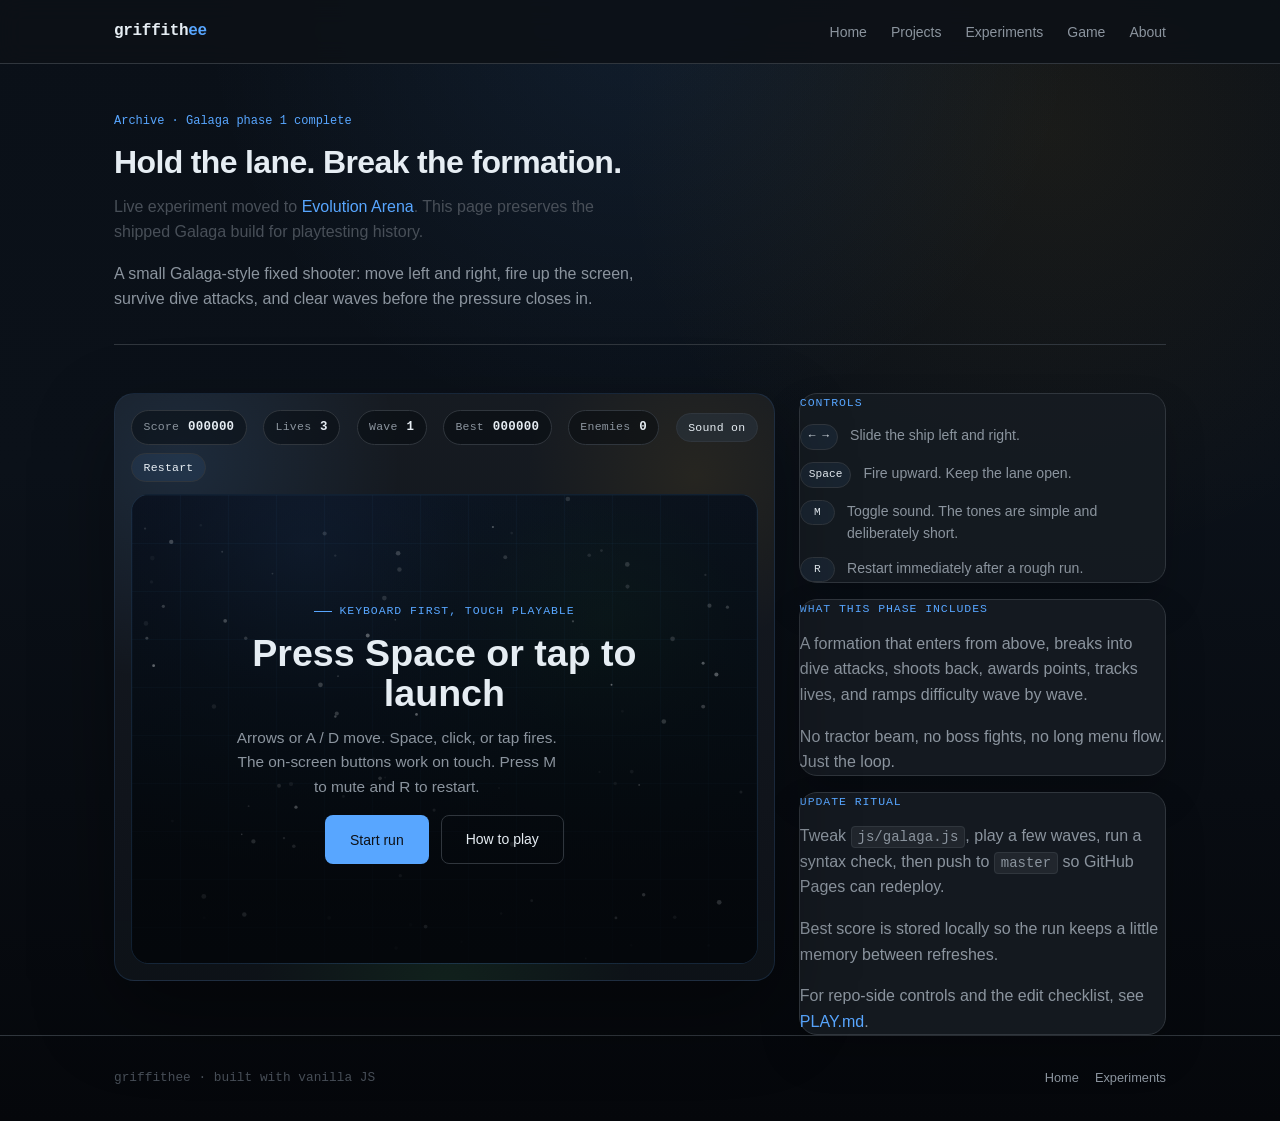
<file: galaga.html>
<!DOCTYPE html>
<html lang="en">
<head>
  <meta charset="UTF-8">
  <meta name="viewport" content="width=device-width, initial-scale=1.0">
  <meta name="referrer" content="strict-origin-when-cross-origin">
  <meta http-equiv="Content-Security-Policy" content="default-src 'self'; script-src 'self'; style-src 'self' 'unsafe-inline' https://fonts.googleapis.com; font-src https://fonts.gstatic.com; img-src 'self' data:; object-src 'none'; base-uri 'self'; frame-ancestors 'none'; form-action 'self'">
  <title>Arcade Run (Archive) — griffithee</title>
  <meta name="description" content="A Galaga-style fixed shooter built in vanilla HTML, CSS, and JavaScript.">
  <link rel="preconnect" href="https://fonts.googleapis.com">
  <link rel="preconnect" href="https://fonts.gstatic.com" crossorigin>
  <link href="https://fonts.googleapis.com/css2?family=Inter:wght@400;500;600;700;800&family=JetBrains+Mono:wght@400;600;700&display=swap" rel="stylesheet">
  <link rel="stylesheet" href="css/style.css">
</head>
<body class="game-page">

<nav>
  <div class="nav-inner">
    <a href="index.html" class="nav-logo">griffith<span>ee</span></a>
    <ul class="nav-links">
      <li><a href="index.html">Home</a></li>
      <li><a href="projects.html">Projects</a></li>
      <li><a href="experiments.html">Experiments</a></li>
      <li><a href="game.html">Game</a></li>
      <li><a href="about.html">About</a></li>
    </ul>
  </div>
</nav>

<main>
  <div class="container">
    <header class="page-header game-header">
      <div class="page-header-eyebrow">Archive · Galaga phase 1 complete</div>
      <h1 class="page-header-title">Hold the lane. Break the formation.</h1>
      <p class="page-header-desc" style="margin-top:var(--space-3);color:var(--text-muted);">
        Live experiment moved to <a href="game.html">Evolution Arena</a>. This page preserves the shipped Galaga build for playtesting history.
      </p>
      <p class="page-header-desc">
        A small Galaga-style fixed shooter: move left and right, fire up the screen,
        survive dive attacks, and clear waves before the pressure closes in.
      </p>
    </header>

    <section class="game-layout">
      <div class="game-stage-card">
        <div class="game-topbar">
          <div class="game-pill"><span>Score</span><strong id="hud-score">000000</strong></div>
          <div class="game-pill"><span>Lives</span><strong id="hud-lives">3</strong></div>
          <div class="game-pill"><span>Wave</span><strong id="hud-wave">1</strong></div>
          <div class="game-pill"><span>Best</span><strong id="hud-best">000000</strong></div>
          <div class="game-pill"><span>Enemies</span><strong id="hud-remaining">12</strong></div>
          <button class="game-pill game-pill-button" id="sound-toggle" type="button">Sound on</button>
          <button class="game-pill game-pill-button" id="restart-run" type="button">Restart</button>
        </div>

        <div class="game-canvas-shell">
          <canvas id="game-canvas" aria-label="Galaga-style fixed shooter"></canvas>
          <div class="game-overlay visible" id="game-overlay">
            <div class="game-overlay-panel">
              <div class="game-overlay-kicker">Keyboard first, touch playable</div>
              <h2>Press Space or tap to launch</h2>
              <p>
                Arrows or A / D move. Space, click, or tap fires. The on-screen buttons
                work on touch. Press M to mute and R to restart.
              </p>
              <div class="game-overlay-actions">
                <button class="btn btn-primary" id="start-run" type="button">Start run</button>
                <a class="btn btn-secondary" href="#controls">How to play</a>
              </div>
            </div>
          </div>
        </div>

        <div class="mobile-controls" aria-label="Touch controls">
          <button type="button" class="touch-control" data-control="left">Left</button>
          <button type="button" class="touch-control touch-fire" data-control="fire">Fire</button>
          <button type="button" class="touch-control" data-control="right">Right</button>
        </div>
      </div>

      <aside class="game-sidebar">
        <div class="game-note" id="controls">
          <div class="game-note-title">Controls</div>
          <div class="game-list">
            <div class="game-list-item">
              <span class="game-key">← →</span>
              <p>Slide the ship left and right.</p>
            </div>
            <div class="game-list-item">
              <span class="game-key">Space</span>
              <p>Fire upward. Keep the lane open.</p>
            </div>
            <div class="game-list-item">
              <span class="game-key">M</span>
              <p>Toggle sound. The tones are simple and deliberately short.</p>
            </div>
            <div class="game-list-item">
              <span class="game-key">R</span>
              <p>Restart immediately after a rough run.</p>
            </div>
          </div>
        </div>

        <div class="game-note">
          <div class="game-note-title">What this phase includes</div>
          <p>
            A formation that enters from above, breaks into dive attacks, shoots back,
            awards points, tracks lives, and ramps difficulty wave by wave.
          </p>
          <p>
            No tractor beam, no boss fights, no long menu flow. Just the loop.
          </p>
        </div>

        <div class="game-note">
          <div class="game-note-title">Update ritual</div>
          <p>
            Tweak <code>js/galaga.js</code>, play a few waves, run a syntax check, then
            push to <code>master</code> so GitHub Pages can redeploy.
          </p>
          <p>
            Best score is stored locally so the run keeps a little memory between refreshes.
          </p>
          <p style="margin-bottom:0;">
            For repo-side controls and the edit checklist, see <a href="PLAY.md">PLAY.md</a>.
          </p>
        </div>
      </aside>
    </section>
  </div>
</main>

<footer>
  <div class="footer-inner">
    <span class="footer-text">griffithee · built with vanilla JS</span>
    <div class="footer-links">
      <a href="index.html">Home</a>
      <a href="experiments.html">Experiments</a>
    </div>
  </div>
</footer>

<script src="js/nav.js"></script>
<script src="js/galaga.js"></script>
</body>
</html>
</file>
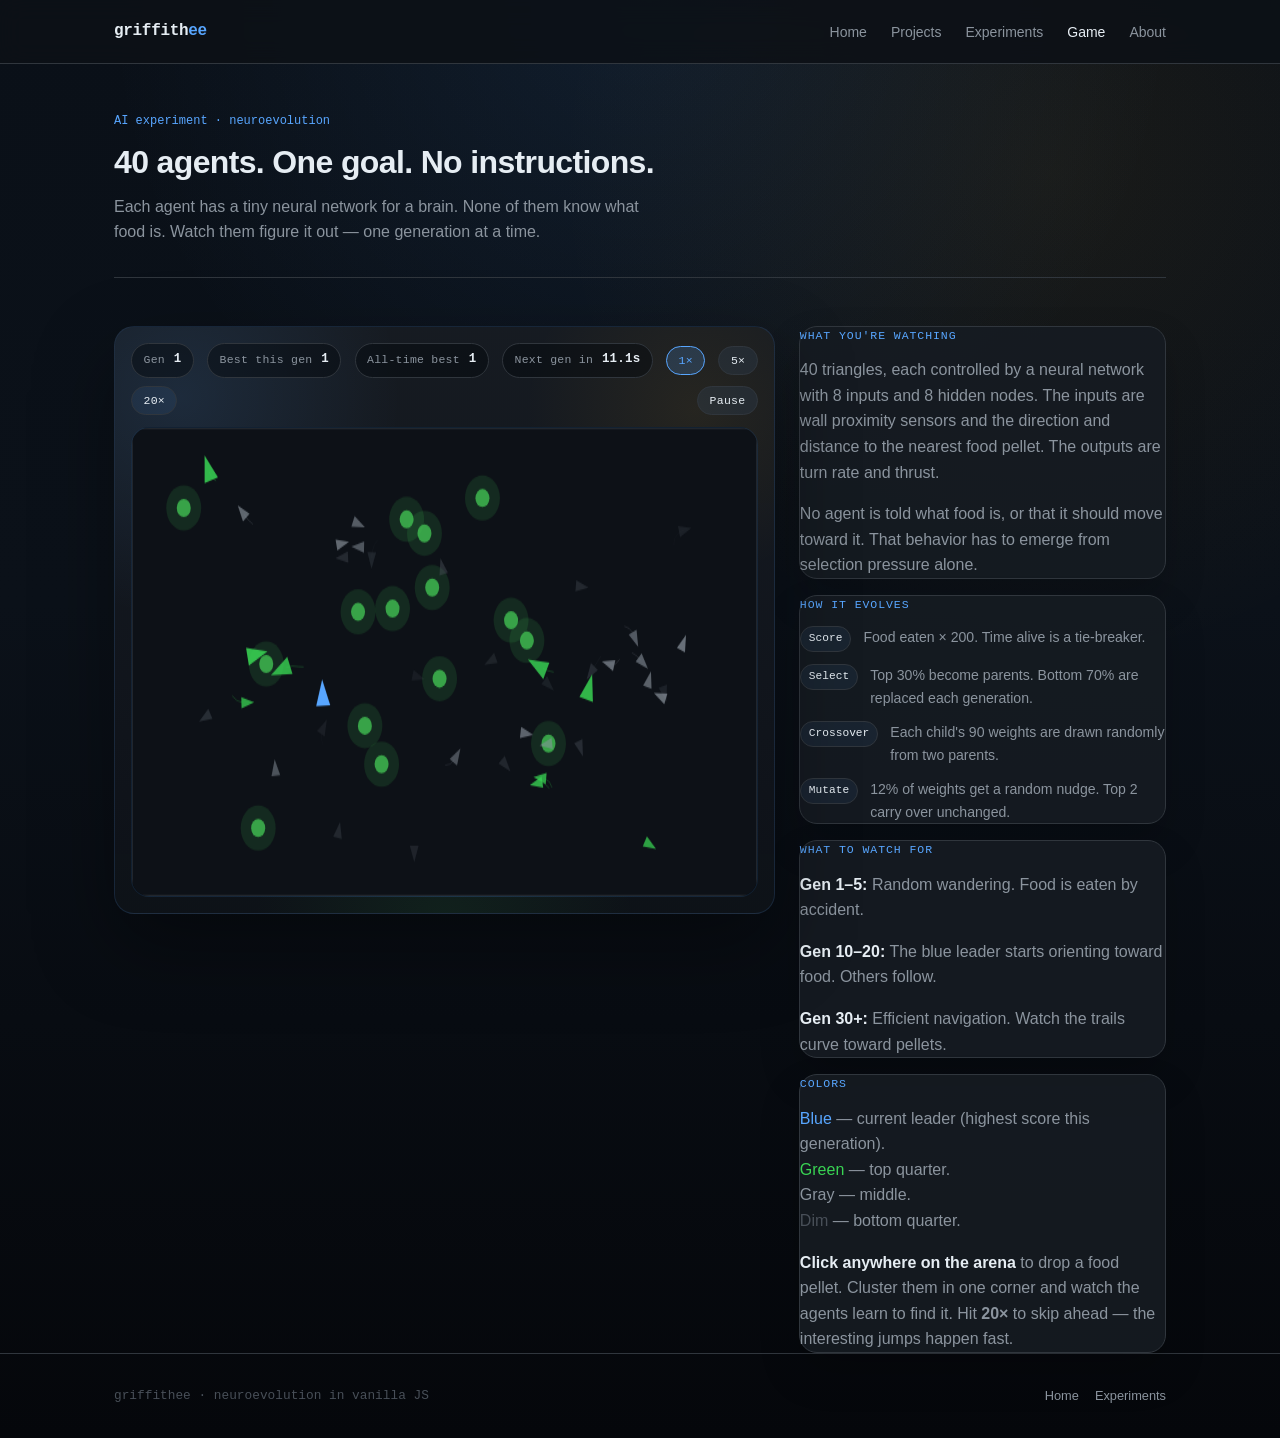
<file: game.html>
<!DOCTYPE html>
<html lang="en">
<head>
  <meta charset="UTF-8">
  <meta name="viewport" content="width=device-width, initial-scale=1.0">
  <meta name="referrer" content="strict-origin-when-cross-origin">
  <meta http-equiv="Content-Security-Policy" content="default-src 'self'; script-src 'self'; style-src 'self' 'unsafe-inline' https://fonts.googleapis.com; font-src https://fonts.gstatic.com; img-src 'self' data:; object-src 'none'; base-uri 'self'; frame-ancestors 'none'; form-action 'self'">
  <title>Evolution Arena — griffithee</title>
  <meta name="description" content="40 agents learn to navigate using neural networks and a genetic algorithm. Runs entirely in your browser — no API, no server.">
  <link rel="preconnect" href="https://fonts.googleapis.com">
  <link rel="preconnect" href="https://fonts.gstatic.com" crossorigin>
  <link href="https://fonts.googleapis.com/css2?family=Inter:wght@400;500;600;700;800&family=JetBrains+Mono:wght@400;600;700&display=swap" rel="stylesheet">
  <link rel="stylesheet" href="css/style.css">
</head>
<body class="game-page">

<nav>
  <div class="nav-inner">
    <a href="index.html" class="nav-logo">griffith<span>ee</span></a>
    <ul class="nav-links">
      <li><a href="index.html">Home</a></li>
      <li><a href="projects.html">Projects</a></li>
      <li><a href="experiments.html">Experiments</a></li>
      <li><a href="game.html">Game</a></li>
      <li><a href="about.html">About</a></li>
    </ul>
  </div>
</nav>

<main>
  <div class="container">
    <header class="page-header game-header">
      <div class="page-header-eyebrow">AI experiment · neuroevolution</div>
      <h1 class="page-header-title">40 agents. One goal. No instructions.</h1>
      <p class="page-header-desc">
        Each agent has a tiny neural network for a brain. None of them know what
        food is. Watch them figure it out — one generation at a time.
      </p>
    </header>

    <section class="game-layout">
      <div class="game-stage-card">
        <div class="game-topbar">
          <div class="game-pill"><span>Gen</span><strong id="hud-gen">1</strong></div>
          <div class="game-pill"><span>Best this gen</span><strong id="hud-best">0</strong></div>
          <div class="game-pill"><span>All-time best</span><strong id="hud-best-ever">0</strong></div>
          <div class="game-pill"><span>Next gen in</span><strong id="hud-timer">12.0s</strong></div>
          <button class="game-pill game-pill-button speed-btn active" type="button" data-speed="0">1×</button>
          <button class="game-pill game-pill-button speed-btn" type="button" data-speed="1">5×</button>
          <button class="game-pill game-pill-button speed-btn" type="button" data-speed="2">20×</button>
          <button class="game-pill game-pill-button" type="button" id="btn-pause">Pause</button>
        </div>

        <div class="game-canvas-shell">
          <canvas id="game-canvas" aria-label="Neuroevolution arena: 40 agents navigating toward food"></canvas>
        </div>
      </div>

      <aside class="game-sidebar">
        <div class="game-note">
          <div class="game-note-title">What you're watching</div>
          <p>
            40 triangles, each controlled by a neural network with 8 inputs and 8 hidden nodes.
            The inputs are wall proximity sensors and the direction and distance to the nearest
            food pellet. The outputs are turn rate and thrust.
          </p>
          <p>
            No agent is told what food is, or that it should move toward it. That behavior
            has to emerge from selection pressure alone.
          </p>
        </div>

        <div class="game-note">
          <div class="game-note-title">How it evolves</div>
          <div class="game-list">
            <div class="game-list-item">
              <span class="game-key">Score</span>
              <p>Food eaten × 200. Time alive is a tie-breaker.</p>
            </div>
            <div class="game-list-item">
              <span class="game-key">Select</span>
              <p>Top 30% become parents. Bottom 70% are replaced each generation.</p>
            </div>
            <div class="game-list-item">
              <span class="game-key">Crossover</span>
              <p>Each child's 90 weights are drawn randomly from two parents.</p>
            </div>
            <div class="game-list-item">
              <span class="game-key">Mutate</span>
              <p>12% of weights get a random nudge. Top 2 carry over unchanged.</p>
            </div>
          </div>
        </div>

        <div class="game-note">
          <div class="game-note-title">What to watch for</div>
          <p><strong style="color:var(--text-primary)">Gen 1–5:</strong> Random wandering. Food is eaten by accident.</p>
          <p><strong style="color:var(--text-primary)">Gen 10–20:</strong> The blue leader starts orienting toward food. Others follow.</p>
          <p style="margin-bottom:0"><strong style="color:var(--text-primary)">Gen 30+:</strong> Efficient navigation. Watch the trails curve toward pellets.</p>
        </div>

        <div class="game-note">
          <div class="game-note-title">Colors</div>
          <p>
            <span style="color:#58a6ff">Blue</span> — current leader (highest score this generation).<br>
            <span style="color:#39d353">Green</span> — top quarter.<br>
            <span style="color:#8b949e">Gray</span> — middle.<br>
            <span style="color:#484f58">Dim</span> — bottom quarter.
          </p>
          <p style="margin-bottom:0">
            <strong style="color:var(--text-primary)">Click anywhere on the arena</strong> to drop a food pellet.
            Cluster them in one corner and watch the agents learn to find it.
            Hit <strong>20×</strong> to skip ahead — the interesting jumps happen fast.
          </p>
        </div>
      </aside>
    </section>
  </div>
</main>

<footer>
  <div class="footer-inner">
    <span class="footer-text">griffithee · neuroevolution in vanilla JS</span>
    <div class="footer-links">
      <a href="index.html">Home</a>
      <a href="experiments.html">Experiments</a>
    </div>
  </div>
</footer>

<script src="js/nav.js"></script>
<script src="js/evolution.js"></script>
</body>
</html>
</file>
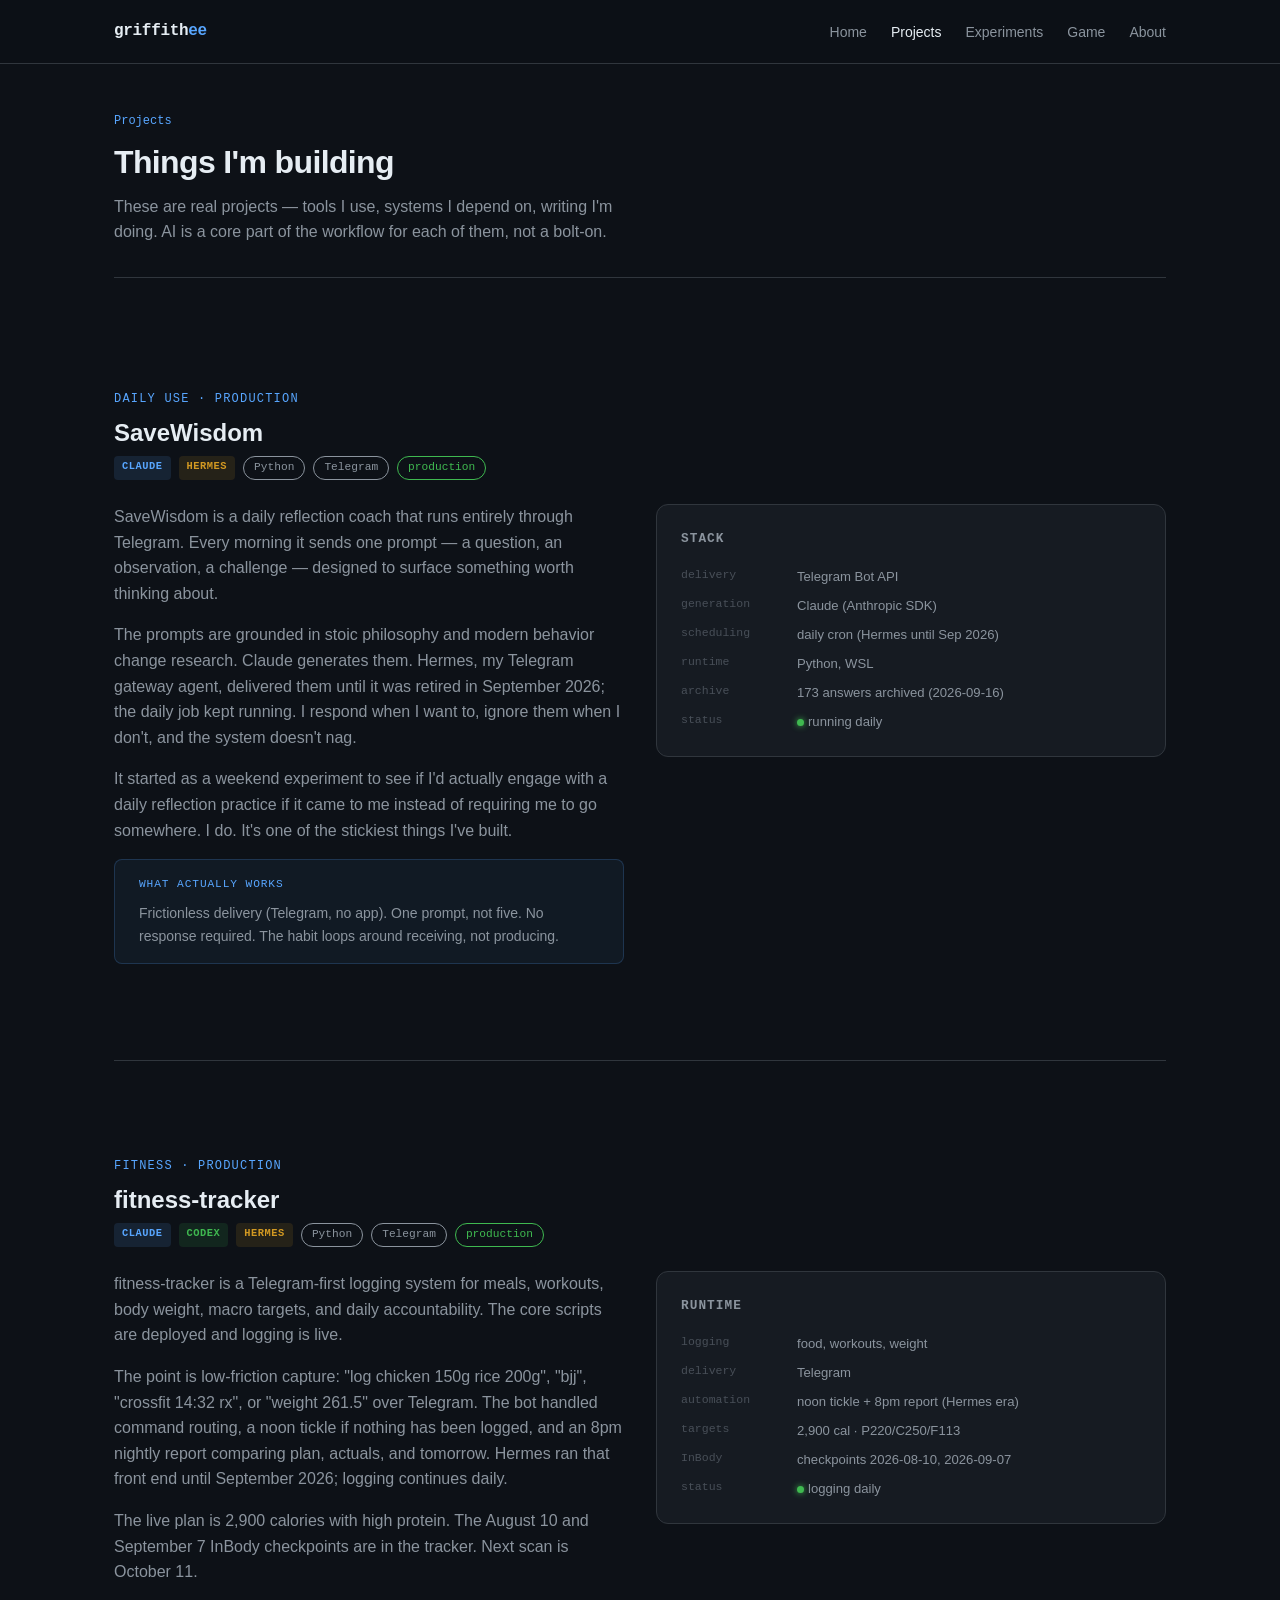
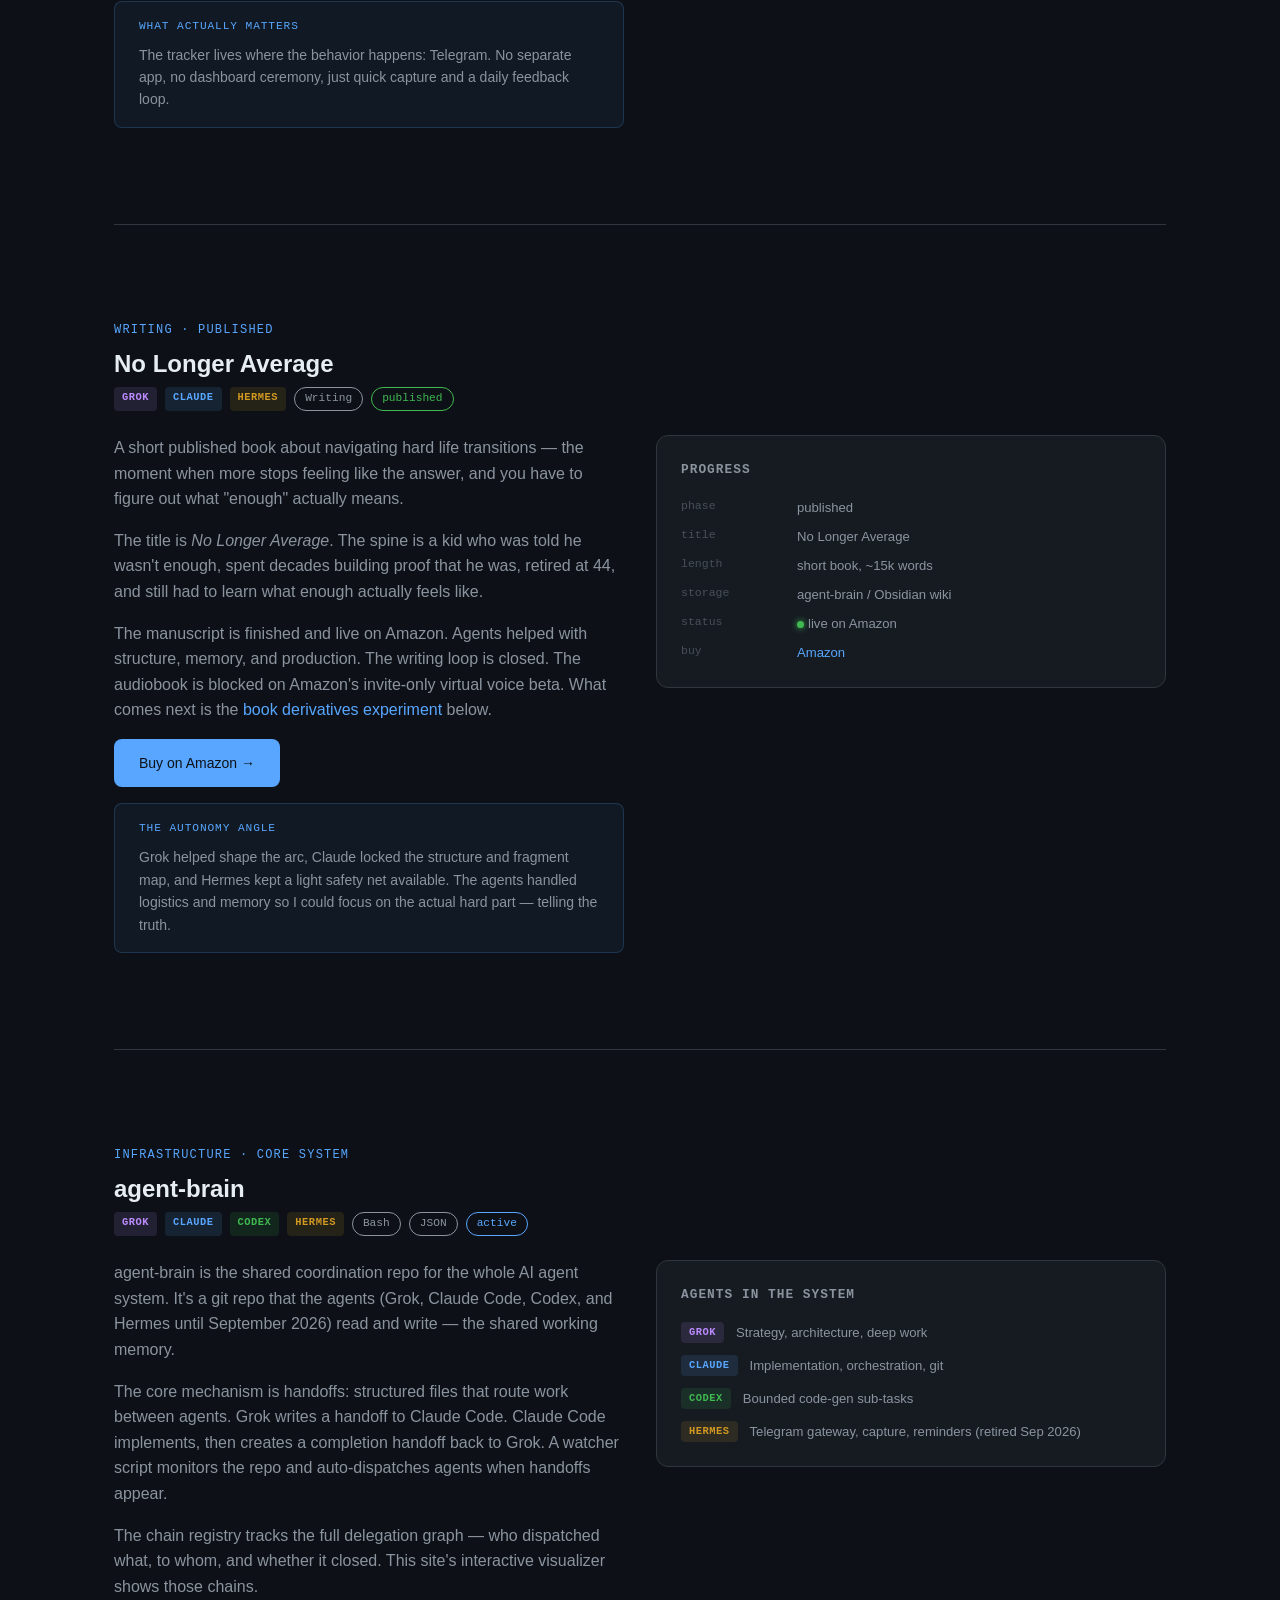
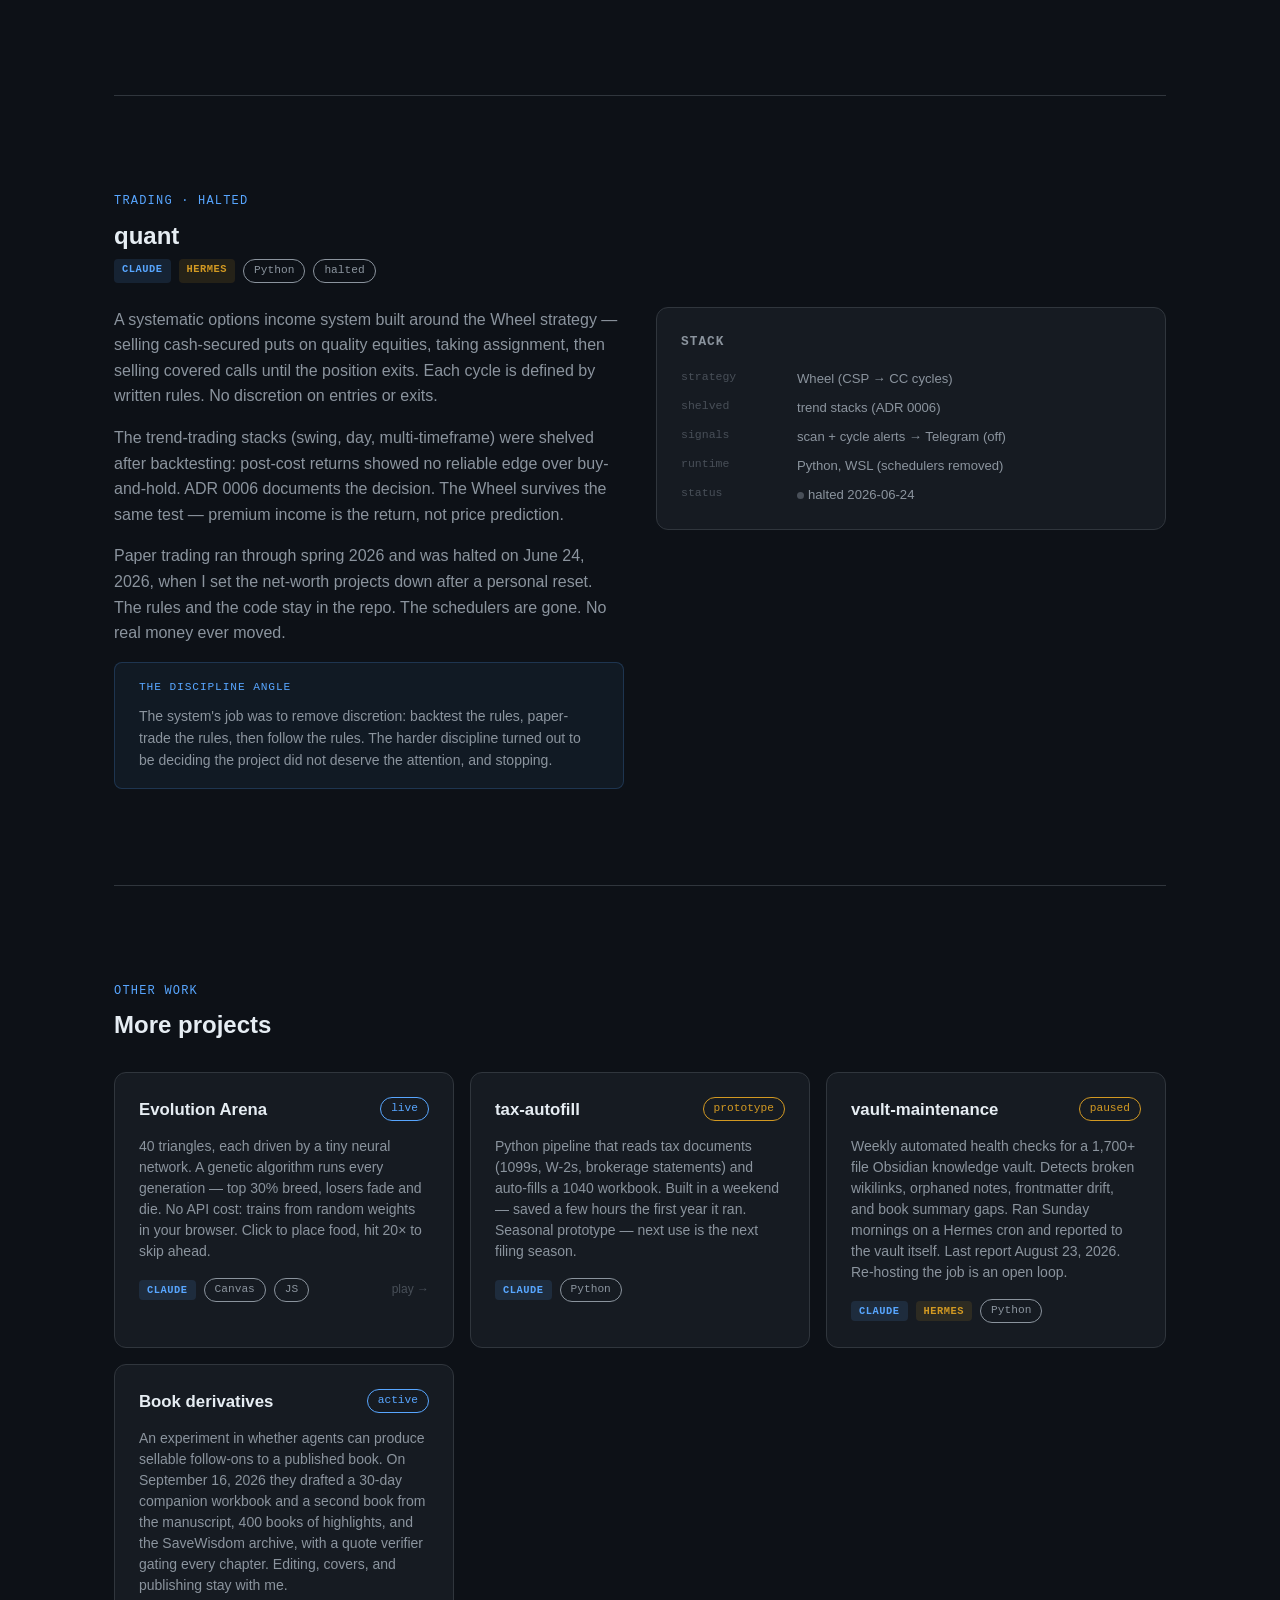
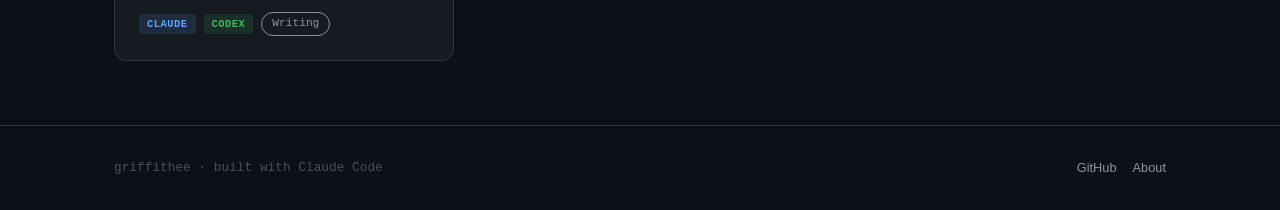
<file: projects.html>
<!DOCTYPE html>
<html lang="en">
<head>
  <meta charset="UTF-8">
  <meta name="viewport" content="width=device-width, initial-scale=1.0">
  <meta name="referrer" content="strict-origin-when-cross-origin">
  <meta http-equiv="Content-Security-Policy" content="default-src 'self'; script-src 'self'; style-src 'self' 'unsafe-inline' https://fonts.googleapis.com; font-src https://fonts.gstatic.com; img-src 'self' data:; object-src 'none'; base-uri 'self'; frame-ancestors 'none'; form-action 'self'">
  <title>Projects — griffithee</title>
  <meta name="description" content="The AI-assisted projects I'm building and using.">
  <link rel="preconnect" href="https://fonts.googleapis.com">
  <link rel="preconnect" href="https://fonts.gstatic.com" crossorigin>
  <link href="https://fonts.googleapis.com/css2?family=Inter:wght@400;500;600;700&family=JetBrains+Mono:wght@400;600&display=swap" rel="stylesheet">
  <link rel="stylesheet" href="css/style.css">
</head>
<body>

<nav>
  <div class="nav-inner">
    <a href="index.html" class="nav-logo">griffith<span>ee</span></a>
    <ul class="nav-links">
      <li><a href="index.html">Home</a></li>
      <li><a href="projects.html">Projects</a></li>
      <li><a href="experiments.html">Experiments</a></li>
      <li><a href="game.html">Game</a></li>
      <li><a href="about.html">About</a></li>
    </ul>
  </div>
</nav>

<main>
  <div class="container">

    <header class="page-header">
      <div class="page-header-eyebrow">Projects</div>
      <h1 class="page-header-title">Things I'm building</h1>
      <p class="page-header-desc">
        These are real projects — tools I use, systems I depend on, writing I'm doing.
        AI is a core part of the workflow for each of them, not a bolt-on.
      </p>
    </header>

    <!-- SaveWisdom -->
    <section class="section" id="savewisdom">
      <div style="display:flex;align-items:flex-start;justify-content:space-between;gap:var(--space-4);flex-wrap:wrap;margin-bottom:var(--space-6);">
        <div>
          <div class="section-label">Daily use · Production</div>
          <h2 class="section-title">SaveWisdom</h2>
          <div style="display:flex;gap:var(--space-2);flex-wrap:wrap;margin-top:var(--space-2);">
            <span class="agent-badge agent-claude">Claude</span>
            <span class="agent-badge agent-hermes">Hermes</span>
            <span class="tag tag-gray">Python</span>
            <span class="tag tag-gray">Telegram</span>
            <span class="tag tag-green">production</span>
          </div>
        </div>
      </div>

      <div class="highlight-row">
        <div>
          <p>
            SaveWisdom is a daily reflection coach that runs entirely through Telegram.
            Every morning it sends one prompt — a question, an observation, a challenge —
            designed to surface something worth thinking about.
          </p>
          <p>
            The prompts are grounded in stoic philosophy and modern behavior change
            research. Claude generates them. Hermes, my Telegram gateway agent, delivered
            them until it was retired in September 2026; the daily job kept running.
            I respond when I want to, ignore them when I don't, and the system
            doesn't nag.
          </p>
          <p>
            It started as a weekend experiment to see if I'd actually engage with a
            daily reflection practice if it came to me instead of requiring me to go
            somewhere. I do. It's one of the stickiest things I've built.
          </p>
          <div style="margin-top:var(--space-4);">
            <div class="callout">
              <div class="callout-label">What actually works</div>
              <p style="margin-bottom:0;font-size:0.875rem;">
                Frictionless delivery (Telegram, no app). One prompt, not five.
                No response required. The habit loops around receiving, not producing.
              </p>
            </div>
          </div>
        </div>
        <div>
          <div class="card">
            <h4 style="margin-bottom:var(--space-4);color:var(--text-secondary);font-size:0.8rem;font-family:var(--font-mono);text-transform:uppercase;letter-spacing:0.08em;">Stack</h4>
            <div class="detail-grid">
              <span class="detail-label">delivery</span>
              <span class="detail-value">Telegram Bot API</span>
              <span class="detail-label">generation</span>
              <span class="detail-value">Claude (Anthropic SDK)</span>
              <span class="detail-label">scheduling</span>
              <span class="detail-value">daily cron (Hermes until Sep 2026)</span>
              <span class="detail-label">runtime</span>
              <span class="detail-value">Python, WSL</span>
              <span class="detail-label">archive</span>
              <span class="detail-value">173 answers archived (2026-09-16)</span>
              <span class="detail-label">status</span>
              <span class="detail-value"><span class="status-dot active" style="margin-right:4px;"></span>running daily</span>
            </div>
          </div>
        </div>
      </div>
    </section>

    <hr class="divider">

    <!-- Fitness Tracker -->
    <section class="section" id="fitness-tracker">
      <div style="display:flex;align-items:flex-start;justify-content:space-between;gap:var(--space-4);flex-wrap:wrap;margin-bottom:var(--space-6);">
        <div>
          <div class="section-label">Fitness · Production</div>
          <h2 class="section-title">fitness-tracker</h2>
          <div style="display:flex;gap:var(--space-2);flex-wrap:wrap;margin-top:var(--space-2);">
            <span class="agent-badge agent-claude">Claude</span>
            <span class="agent-badge agent-codex">Codex</span>
            <span class="agent-badge agent-hermes">Hermes</span>
            <span class="tag tag-gray">Python</span>
            <span class="tag tag-gray">Telegram</span>
            <span class="tag tag-green">production</span>
          </div>
        </div>
      </div>

      <div class="highlight-row">
        <div>
          <p>
            fitness-tracker is a Telegram-first logging system for meals, workouts,
            body weight, macro targets, and daily accountability. The core scripts
            are deployed and logging is live.
          </p>
          <p>
            The point is low-friction capture: "log chicken 150g rice 200g", "bjj",
            "crossfit 14:32 rx", or "weight 261.5" over Telegram. The bot handled
            command routing, a noon tickle if nothing has been logged, and an 8pm
            nightly report comparing plan, actuals, and tomorrow. Hermes ran that
            front end until September 2026; logging continues daily.
          </p>
          <p>
            The live plan is 2,900 calories with high protein. The August 10 and
            September 7 InBody checkpoints are in the tracker. Next scan is October 11.
          </p>
          <div style="margin-top:var(--space-4);">
            <div class="callout">
              <div class="callout-label">What actually matters</div>
              <p style="margin-bottom:0;font-size:0.875rem;">
                The tracker lives where the behavior happens: Telegram. No separate app,
                no dashboard ceremony, just quick capture and a daily feedback loop.
              </p>
            </div>
          </div>
        </div>
        <div>
          <div class="card">
            <h4 style="margin-bottom:var(--space-4);color:var(--text-secondary);font-size:0.8rem;font-family:var(--font-mono);text-transform:uppercase;letter-spacing:0.08em;">Runtime</h4>
            <div class="detail-grid">
              <span class="detail-label">logging</span>
              <span class="detail-value">food, workouts, weight</span>
              <span class="detail-label">delivery</span>
              <span class="detail-value">Telegram</span>
              <span class="detail-label">automation</span>
              <span class="detail-value">noon tickle + 8pm report (Hermes era)</span>
              <span class="detail-label">targets</span>
              <span class="detail-value">2,900 cal · P220/C250/F113</span>
              <span class="detail-label">InBody</span>
              <span class="detail-value">checkpoints 2026-08-10, 2026-09-07</span>
              <span class="detail-label">status</span>
              <span class="detail-value"><span class="status-dot active" style="margin-right:4px;"></span>logging daily</span>
            </div>
          </div>
        </div>
      </div>
    </section>

    <hr class="divider">

    <!-- Enough -->
    <section class="section" id="enough">
      <div style="display:flex;align-items:flex-start;justify-content:space-between;gap:var(--space-4);flex-wrap:wrap;margin-bottom:var(--space-6);">
        <div>
          <div class="section-label">Writing · Published</div>
          <h2 class="section-title">No Longer Average</h2>
          <div style="display:flex;gap:var(--space-2);flex-wrap:wrap;margin-top:var(--space-2);">
            <span class="agent-badge agent-grok">Grok</span>
            <span class="agent-badge agent-claude">Claude</span>
            <span class="agent-badge agent-hermes">Hermes</span>
            <span class="tag tag-gray">Writing</span>
            <span class="tag tag-green">published</span>
          </div>
        </div>
      </div>

      <div class="highlight-row">
        <div>
          <p>
            A short published book about navigating hard life transitions — the moment when
            more stops feeling like the answer, and you have to figure out what "enough"
            actually means.
          </p>
          <p>
            The title is <em>No Longer Average</em>. The spine is a kid who was told
            he wasn't enough, spent decades building proof that he was, retired at 44,
            and still had to learn what enough actually feels like.
          </p>
          <p>
            The manuscript is finished and live on Amazon. Agents helped with structure,
            memory, and production. The writing loop is closed. The audiobook is blocked
            on Amazon's invite-only virtual voice beta. What comes next is the
            <a href="#book-derivatives">book derivatives experiment</a> below.
          </p>
          <p style="margin-top:var(--space-4);">
            <a href="https://a.co/d/0ggR9za4" class="btn btn-primary" target="_blank" rel="noopener">Buy on Amazon →</a>
          </p>
          <div style="margin-top:var(--space-4);">
            <div class="callout">
              <div class="callout-label">The autonomy angle</div>
              <p style="margin-bottom:0;font-size:0.875rem;">
                Grok helped shape the arc, Claude locked the structure and fragment map,
                and Hermes kept a light safety net available. The agents handled logistics
                and memory so I could focus on the actual hard part — telling the truth.
              </p>
            </div>
          </div>
        </div>
        <div>
          <div class="card">
            <h4 style="margin-bottom:var(--space-4);color:var(--text-secondary);font-size:0.8rem;font-family:var(--font-mono);text-transform:uppercase;letter-spacing:0.08em;">Progress</h4>
            <div class="detail-grid">
              <span class="detail-label">phase</span>
              <span class="detail-value">published</span>
              <span class="detail-label">title</span>
              <span class="detail-value">No Longer Average</span>
              <span class="detail-label">length</span>
              <span class="detail-value">short book, ~15k words</span>
              <span class="detail-label">storage</span>
              <span class="detail-value">agent-brain / Obsidian wiki</span>
              <span class="detail-label">status</span>
              <span class="detail-value"><span class="status-dot active" style="margin-right:4px;"></span>live on Amazon</span>
              <span class="detail-label">buy</span>
              <span class="detail-value"><a href="https://a.co/d/0ggR9za4" target="_blank" rel="noopener">Amazon</a></span>
            </div>
          </div>
        </div>
      </div>
    </section>

    <hr class="divider">

    <!-- agent-brain -->
    <section class="section" id="agent-brain">
      <div style="display:flex;align-items:flex-start;justify-content:space-between;gap:var(--space-4);flex-wrap:wrap;margin-bottom:var(--space-6);">
        <div>
          <div class="section-label">Infrastructure · Core System</div>
          <h2 class="section-title">agent-brain</h2>
          <div style="display:flex;gap:var(--space-2);flex-wrap:wrap;margin-top:var(--space-2);">
            <span class="agent-badge agent-grok">Grok</span>
            <span class="agent-badge agent-claude">Claude</span>
            <span class="agent-badge agent-codex">Codex</span>
            <span class="agent-badge agent-hermes">Hermes</span>
            <span class="tag tag-gray">Bash</span>
            <span class="tag tag-gray">JSON</span>
            <span class="tag tag-blue">active</span>
          </div>
        </div>
      </div>

      <div class="highlight-row">
        <div>
          <p>
            agent-brain is the shared coordination repo for the whole AI agent system.
            It's a git repo that the agents (Grok, Claude Code, Codex, and Hermes until
            September 2026) read and write — the shared working memory.
          </p>
          <p>
            The core mechanism is handoffs: structured files that route work between
            agents. Grok writes a handoff to Claude Code. Claude Code implements, then
            creates a completion handoff back to Grok. A watcher script monitors the
            repo and auto-dispatches agents when handoffs appear.
          </p>
          <p>
            The chain registry tracks the full delegation graph — who dispatched what,
            to whom, and whether it closed. This site's interactive visualizer shows
            those chains.
          </p>
        </div>
        <div>
          <div class="card">
            <h4 style="margin-bottom:var(--space-4);color:var(--text-secondary);font-size:0.8rem;font-family:var(--font-mono);text-transform:uppercase;letter-spacing:0.08em;">Agents in the system</h4>
            <div style="display:flex;flex-direction:column;gap:var(--space-3);">
              <div style="display:flex;align-items:center;gap:var(--space-3);">
                <span class="agent-badge agent-grok">Grok</span>
                <span style="font-size:0.82rem;color:var(--text-secondary);">Strategy, architecture, deep work</span>
              </div>
              <div style="display:flex;align-items:center;gap:var(--space-3);">
                <span class="agent-badge agent-claude">Claude</span>
                <span style="font-size:0.82rem;color:var(--text-secondary);">Implementation, orchestration, git</span>
              </div>
              <div style="display:flex;align-items:center;gap:var(--space-3);">
                <span class="agent-badge agent-codex">Codex</span>
                <span style="font-size:0.82rem;color:var(--text-secondary);">Bounded code-gen sub-tasks</span>
              </div>
              <div style="display:flex;align-items:center;gap:var(--space-3);">
                <span class="agent-badge agent-hermes">Hermes</span>
                <span style="font-size:0.82rem;color:var(--text-secondary);">Telegram gateway, capture, reminders (retired Sep 2026)</span>
              </div>
            </div>
          </div>
        </div>
      </div>
    </section>

    <hr class="divider">

    <!-- quant -->
    <section class="section" id="quant">
      <div style="display:flex;align-items:flex-start;justify-content:space-between;gap:var(--space-4);flex-wrap:wrap;margin-bottom:var(--space-6);">
        <div>
          <div class="section-label">Trading · Halted</div>
          <h2 class="section-title">quant</h2>
          <div style="display:flex;gap:var(--space-2);flex-wrap:wrap;margin-top:var(--space-2);">
            <span class="agent-badge agent-claude">Claude</span>
            <span class="agent-badge agent-hermes">Hermes</span>
            <span class="tag tag-gray">Python</span>
            <span class="tag tag-gray">halted</span>
          </div>
        </div>
      </div>

      <div class="highlight-row">
        <div>
          <p>
            A systematic options income system built around the Wheel strategy —
            selling cash-secured puts on quality equities, taking assignment, then
            selling covered calls until the position exits. Each cycle is defined
            by written rules. No discretion on entries or exits.
          </p>
          <p>
            The trend-trading stacks (swing, day, multi-timeframe) were shelved
            after backtesting: post-cost returns showed no reliable edge over
            buy-and-hold. ADR 0006 documents the decision. The Wheel survives the
            same test — premium income is the return, not price prediction.
          </p>
          <p>
            Paper trading ran through spring 2026 and was halted on June 24, 2026,
            when I set the net-worth projects down after a personal reset. The rules
            and the code stay in the repo. The schedulers are gone. No real money
            ever moved.
          </p>
          <div style="margin-top:var(--space-4);">
            <div class="callout">
              <div class="callout-label">The discipline angle</div>
              <p style="margin-bottom:0;font-size:0.875rem;">
                The system's job was to remove discretion: backtest the rules,
                paper-trade the rules, then follow the rules. The harder discipline
                turned out to be deciding the project did not deserve the attention,
                and stopping.
              </p>
            </div>
          </div>
        </div>
        <div>
          <div class="card">
            <h4 style="margin-bottom:var(--space-4);color:var(--text-secondary);font-size:0.8rem;font-family:var(--font-mono);text-transform:uppercase;letter-spacing:0.08em;">Stack</h4>
            <div class="detail-grid">
              <span class="detail-label">strategy</span>
              <span class="detail-value">Wheel (CSP → CC cycles)</span>
              <span class="detail-label">shelved</span>
              <span class="detail-value">trend stacks (ADR 0006)</span>
              <span class="detail-label">signals</span>
              <span class="detail-value">scan + cycle alerts → Telegram (off)</span>
              <span class="detail-label">runtime</span>
              <span class="detail-value">Python, WSL (schedulers removed)</span>
              <span class="detail-label">status</span>
              <span class="detail-value"><span class="status-dot closed" style="margin-right:4px;"></span>halted 2026-06-24</span>
            </div>
          </div>
        </div>
      </div>
    </section>

    <hr class="divider">

    <!-- Smaller projects -->
    <section class="section" id="other-projects">
      <div class="section-header">
        <div class="section-label">Other work</div>
        <h2 class="section-title">More projects</h2>
      </div>

      <div class="card-grid">

        <article class="card" id="evolution-arena">
          <div class="card-header">
            <div class="card-title">Evolution Arena</div>
            <span class="tag tag-blue">live</span>
          </div>
          <p class="card-desc">
            40 triangles, each driven by a tiny neural network. A genetic algorithm
            runs every generation — top 30% breed, losers fade and die. No API cost:
            trains from random weights in your browser. Click to place food, hit 20×
            to skip ahead.
          </p>
          <div class="card-meta">
            <span class="agent-badge agent-claude">Claude</span>
            <span class="tag tag-gray">Canvas</span>
            <span class="tag tag-gray">JS</span>
            <a href="game.html" style="margin-left:auto;font-size:0.75rem;color:var(--text-muted);">play →</a>
          </div>
        </article>

        <article class="card" id="tax-autofill">
          <div class="card-header">
            <div class="card-title">tax-autofill</div>
            <span class="tag tag-orange">prototype</span>
          </div>
          <p class="card-desc">
            Python pipeline that reads tax documents (1099s, W-2s, brokerage statements)
            and auto-fills a 1040 workbook. Built in a weekend — saved a few hours the
            first year it ran. Seasonal prototype — next use is the next filing season.
          </p>
          <div class="card-meta">
            <span class="agent-badge agent-claude">Claude</span>
            <span class="tag tag-gray">Python</span>
          </div>
        </article>

        <article class="card" id="vault-maintenance">
          <div class="card-header">
            <div class="card-title">vault-maintenance</div>
            <span class="tag tag-orange">paused</span>
          </div>
          <p class="card-desc">
            Weekly automated health checks for a 1,700+ file Obsidian knowledge vault.
            Detects broken wikilinks, orphaned notes, frontmatter drift, and book summary
            gaps. Ran Sunday mornings on a Hermes cron and reported to the vault itself.
            Last report August 23, 2026. Re-hosting the job is an open loop.
          </p>
          <div class="card-meta">
            <span class="agent-badge agent-claude">Claude</span>
            <span class="agent-badge agent-hermes">Hermes</span>
            <span class="tag tag-gray">Python</span>
          </div>
        </article>

        <article class="card" id="book-derivatives">
          <div class="card-header">
            <div class="card-title">Book derivatives</div>
            <span class="tag tag-blue">active</span>
          </div>
          <p class="card-desc">
            An experiment in whether agents can produce sellable follow-ons to a
            published book. On September 16, 2026 they drafted a 30-day companion
            workbook and a second book from the manuscript, 400 books of highlights,
            and the SaveWisdom archive, with a quote verifier gating every chapter.
            Editing, covers, and publishing stay with me.
          </p>
          <div class="card-meta">
            <span class="agent-badge agent-claude">Claude</span>
            <span class="agent-badge agent-codex">Codex</span>
            <span class="tag tag-gray">Writing</span>
          </div>
        </article>
</div>
    </section>

  </div>
</main>

<footer>
  <div class="footer-inner">
    <span class="footer-text">griffithee · built with Claude Code</span>
    <div class="footer-links">
      <a href="https://github.com/griffithee" target="_blank" rel="noopener">GitHub</a>
      <a href="about.html">About</a>
    </div>
  </div>
</footer>

<script src="js/nav.js"></script>
</body>
</html>
</file>
<file: css/style.css>
/* ============================================================
   griffithee.github.io — Design System
   ============================================================ */

:root {
  --bg-primary: #0d1117;
  --bg-secondary: #161b22;
  --bg-tertiary: #21262d;
  --border: #30363d;
  --border-subtle: #21262d;

  --text-primary: #e6edf3;
  --text-secondary: #8b949e;
  --text-muted: #484f58;

  --accent-blue: #58a6ff;
  --accent-green: #3fb950;
  --accent-orange: #d29922;
  --accent-red: #f85149;
  --accent-purple: #bc8cff;
  --accent-teal: #39d353;

  --font-sans: 'Inter', -apple-system, BlinkMacSystemFont, 'Segoe UI', sans-serif;
  --font-mono: 'JetBrains Mono', 'Fira Code', 'Cascadia Code', ui-monospace, monospace;

  --space-1: 0.25rem;
  --space-2: 0.5rem;
  --space-3: 0.75rem;
  --space-4: 1rem;
  --space-6: 1.5rem;
  --space-8: 2rem;
  --space-12: 3rem;
  --space-16: 4rem;
  --space-24: 6rem;

  --radius-sm: 4px;
  --radius-md: 8px;
  --radius-lg: 12px;

  --max-width: 1100px;
  --nav-height: 64px;
}

/* ── Reset ────────────────────────────────────────────────── */
*, *::before, *::after { box-sizing: border-box; margin: 0; padding: 0; }
html { scroll-behavior: smooth; }
body {
  font-family: var(--font-sans);
  font-size: 16px;
  line-height: 1.6;
  background: var(--bg-primary);
  color: var(--text-primary);
  -webkit-font-smoothing: antialiased;
}
body.game-page {
  background:
    radial-gradient(circle at top, rgba(88, 166, 255, 0.09), transparent 34%),
    radial-gradient(circle at 82% 12%, rgba(210, 153, 34, 0.08), transparent 30%),
    linear-gradient(180deg, #0a1018 0%, #0b1119 42%, #05070b 100%);
}
a { color: var(--accent-blue); text-decoration: none; }
a:hover { text-decoration: underline; }
img, svg { max-width: 100%; }
ul { list-style: none; }

/* ── Typography ───────────────────────────────────────────── */
h1 { font-size: 2.5rem; font-weight: 700; line-height: 1.2; }
h2 { font-size: 1.75rem; font-weight: 600; line-height: 1.3; }
h3 { font-size: 1.25rem; font-weight: 600; line-height: 1.4; }
h4 { font-size: 1rem; font-weight: 600; }
p { color: var(--text-secondary); margin-bottom: var(--space-4); }
p:last-child { margin-bottom: 0; }
code {
  font-family: var(--font-mono);
  font-size: 0.875em;
  background: var(--bg-tertiary);
  padding: 2px 6px;
  border-radius: var(--radius-sm);
  border: 1px solid var(--border);
}

/* ── Navigation ───────────────────────────────────────────── */
nav {
  position: sticky;
  top: 0;
  z-index: 100;
  height: var(--nav-height);
  background: rgba(13, 17, 23, 0.9);
  backdrop-filter: blur(12px);
  -webkit-backdrop-filter: blur(12px);
  border-bottom: 1px solid var(--border);
}

.nav-inner {
  max-width: var(--max-width);
  margin: 0 auto;
  padding: 0 var(--space-6);
  height: 100%;
  display: flex;
  align-items: center;
  justify-content: space-between;
}

.nav-logo {
  font-family: var(--font-mono);
  font-size: 1rem;
  font-weight: 600;
  color: var(--text-primary);
  letter-spacing: -0.02em;
}
.nav-logo span { color: var(--accent-blue); }

.nav-links {
  display: flex;
  gap: var(--space-6);
}
.nav-links a {
  color: var(--text-secondary);
  font-size: 0.875rem;
  transition: color 0.15s;
}
.nav-links a:hover, .nav-links a.active {
  color: var(--text-primary);
  text-decoration: none;
}

/* ── Layout ───────────────────────────────────────────────── */
.container {
  max-width: var(--max-width);
  margin: 0 auto;
  padding: 0 var(--space-6);
}

.section {
  padding: var(--space-16) 0;
}

.section + .section {
  border-top: 1px solid var(--border-subtle);
}

.section-header {
  margin-bottom: var(--space-8);
}

.section-label {
  font-family: var(--font-mono);
  font-size: 0.75rem;
  color: var(--accent-blue);
  text-transform: uppercase;
  letter-spacing: 0.1em;
  margin-bottom: var(--space-2);
}

.section-title {
  font-size: 1.5rem;
  font-weight: 600;
  margin-bottom: var(--space-2);
}

.section-desc {
  color: var(--text-secondary);
  max-width: 60ch;
}

/* ── Cards ────────────────────────────────────────────────── */
.card {
  background: var(--bg-secondary);
  border: 1px solid var(--border);
  border-radius: var(--radius-lg);
  padding: var(--space-6);
  transition: border-color 0.2s, transform 0.2s;
  position: relative;
}

.card:hover {
  border-color: var(--accent-blue);
  transform: translateY(-1px);
}

.card-grid {
  display: grid;
  grid-template-columns: repeat(auto-fill, minmax(300px, 1fr));
  gap: var(--space-4);
}

.card-header {
  display: flex;
  align-items: flex-start;
  justify-content: space-between;
  margin-bottom: var(--space-3);
  gap: var(--space-2);
}

.card-title {
  font-size: 1.05rem;
  font-weight: 600;
  color: var(--text-primary);
}

.card-title a {
  color: var(--text-primary);
}
.card-title a:hover { color: var(--accent-blue); text-decoration: none; }

.card-desc {
  font-size: 0.875rem;
  color: var(--text-secondary);
  margin-bottom: var(--space-4);
  line-height: 1.5;
}

.card-meta {
  display: flex;
  align-items: center;
  gap: var(--space-2);
  flex-wrap: wrap;
}

/* ── Tags / Badges ────────────────────────────────────────── */
.tag {
  display: inline-flex;
  align-items: center;
  gap: 4px;
  padding: 2px 10px;
  border-radius: 20px;
  font-size: 0.7rem;
  font-weight: 500;
  font-family: var(--font-mono);
  border: 1px solid currentColor;
  white-space: nowrap;
}
.tag-blue  { color: var(--accent-blue); }
.tag-green { color: var(--accent-green); }
.tag-orange { color: var(--accent-orange); }
.tag-red   { color: var(--accent-red); }
.tag-gray  { color: var(--text-secondary); }
.tag-purple { color: var(--accent-purple); }

.agent-badge {
  display: inline-block;
  padding: 2px 8px;
  border-radius: var(--radius-sm);
  font-size: 0.65rem;
  font-family: var(--font-mono);
  font-weight: 700;
  text-transform: uppercase;
  letter-spacing: 0.05em;
  white-space: nowrap;
}
.agent-grok   { background: rgba(188, 140, 255, 0.12); color: var(--accent-purple); }
.agent-claude { background: rgba(88, 166, 255, 0.12); color: var(--accent-blue); }
.agent-codex  { background: rgba(63, 185, 80, 0.12); color: var(--accent-green); }
.agent-hermes { background: rgba(210, 153, 34, 0.12); color: var(--accent-orange); }

/* ── Status indicators ────────────────────────────────────── */
.status-dot {
  display: inline-block;
  width: 7px;
  height: 7px;
  border-radius: 50%;
  flex-shrink: 0;
}
.status-dot.active     { background: var(--accent-green); box-shadow: 0 0 6px var(--accent-green); }
.status-dot.dispatched { background: var(--accent-blue); }
.status-dot.returning  { background: var(--accent-orange); }
.status-dot.closed     { background: var(--text-muted); }
.status-dot.blocked    { background: var(--accent-red); }

/* ── Hero ─────────────────────────────────────────────────── */
.hero {
  padding: var(--space-24) 0 var(--space-16);
}

.hero-eyebrow {
  font-family: var(--font-mono);
  font-size: 0.8rem;
  color: var(--accent-blue);
  margin-bottom: var(--space-6);
  display: flex;
  align-items: center;
  gap: var(--space-2);
}

.hero-eyebrow::before {
  content: '';
  display: inline-block;
  width: 20px;
  height: 1px;
  background: var(--accent-blue);
}

.hero-title {
  font-size: clamp(2.2rem, 5vw, 3.5rem);
  font-weight: 700;
  line-height: 1.1;
  margin-bottom: var(--space-6);
  letter-spacing: -0.02em;
}

.hero-title em {
  font-style: normal;
  color: var(--accent-blue);
}

.hero-desc {
  font-size: 1.1rem;
  color: var(--text-secondary);
  max-width: 52ch;
  margin-bottom: var(--space-8);
  line-height: 1.7;
}

.hero-cta {
  display: flex;
  gap: var(--space-3);
  flex-wrap: wrap;
}

/* ── Buttons ──────────────────────────────────────────────── */
.btn {
  display: inline-flex;
  align-items: center;
  gap: var(--space-2);
  padding: var(--space-3) var(--space-6);
  border-radius: var(--radius-md);
  font-size: 0.875rem;
  font-weight: 500;
  cursor: pointer;
  border: 1px solid transparent;
  transition: all 0.15s;
}

.btn-primary {
  background: var(--accent-blue);
  color: #0d1117;
}
.btn-primary:hover { background: #79b8ff; text-decoration: none; color: #0d1117; }

.btn-secondary {
  background: transparent;
  color: var(--text-primary);
  border-color: var(--border);
}
.btn-secondary:hover {
  border-color: var(--text-secondary);
  text-decoration: none;
}

.btn-ghost {
  background: transparent;
  color: var(--text-secondary);
  border: none;
  padding-left: 0;
  padding-right: 0;
}
.btn-ghost:hover { color: var(--text-primary); text-decoration: none; }

/* ── Chain Visualizer ─────────────────────────────────────── */
.visualizer-wrap {
  background: var(--bg-secondary);
  border: 1px solid var(--border);
  border-radius: var(--radius-lg);
  overflow: hidden;
}

.visualizer-toolbar {
  display: flex;
  align-items: center;
  gap: var(--space-4);
  padding: var(--space-3) var(--space-4);
  border-bottom: 1px solid var(--border);
  background: var(--bg-tertiary);
  flex-wrap: wrap;
}

.visualizer-title {
  font-family: var(--font-mono);
  font-size: 0.8rem;
  color: var(--text-secondary);
  flex: 1;
}

.filter-btns {
  display: flex;
  gap: var(--space-1);
}

.filter-btn {
  padding: 3px 10px;
  border-radius: 20px;
  font-size: 0.7rem;
  font-family: var(--font-mono);
  border: 1px solid var(--border);
  background: transparent;
  color: var(--text-secondary);
  cursor: pointer;
  transition: all 0.15s;
}
.filter-btn:hover { border-color: var(--text-secondary); color: var(--text-primary); }
.filter-btn.active { border-color: var(--accent-blue); color: var(--accent-blue); background: rgba(88, 166, 255, 0.08); }

.visualizer-body {
  padding: var(--space-4);
  min-height: 380px;
}

/* Chain tree view */
.chain-list {
  display: flex;
  flex-direction: column;
  gap: var(--space-3);
}

.chain-root-item {
  border: 1px solid var(--border);
  border-radius: var(--radius-md);
  overflow: hidden;
  transition: border-color 0.2s;
}
.chain-root-item:hover { border-color: var(--border); }
.chain-root-item.selected { border-color: var(--accent-blue); }

.chain-root-header {
  display: flex;
  align-items: center;
  gap: var(--space-3);
  padding: var(--space-3) var(--space-4);
  background: var(--bg-tertiary);
  cursor: pointer;
  user-select: none;
}
.chain-root-header:hover { background: rgba(88, 166, 255, 0.04); }

.chain-toggle {
  color: var(--text-muted);
  font-size: 0.75rem;
  width: 14px;
  transition: transform 0.2s;
}
.chain-toggle.open { transform: rotate(90deg); }

.chain-root-slug {
  font-family: var(--font-mono);
  font-size: 0.75rem;
  color: var(--text-primary);
  flex: 1;
  overflow: hidden;
  text-overflow: ellipsis;
  white-space: nowrap;
}

.chain-root-date {
  font-family: var(--font-mono);
  font-size: 0.65rem;
  color: var(--text-muted);
  white-space: nowrap;
}

.chain-delegations {
  display: none;
  border-top: 1px solid var(--border-subtle);
}
.chain-delegations.open { display: block; }

.delegation-item {
  display: flex;
  align-items: center;
  gap: var(--space-3);
  padding: var(--space-2) var(--space-4) var(--space-2) 40px;
  font-family: var(--font-mono);
  font-size: 0.72rem;
  border-bottom: 1px solid var(--border-subtle);
  color: var(--text-secondary);
  transition: background 0.15s;
  cursor: pointer;
}
.delegation-item:last-child { border-bottom: none; }
.delegation-item:hover { background: rgba(88, 166, 255, 0.04); color: var(--text-primary); }
.delegation-item.selected { background: rgba(88, 166, 255, 0.06); color: var(--text-primary); }

.delegation-connector {
  color: var(--text-muted);
  flex-shrink: 0;
}

.delegation-slug {
  flex: 1;
  overflow: hidden;
  text-overflow: ellipsis;
  white-space: nowrap;
}

.no-delegations {
  padding: var(--space-3) var(--space-4) var(--space-3) 40px;
  font-family: var(--font-mono);
  font-size: 0.7rem;
  color: var(--text-muted);
  font-style: italic;
}

/* Detail panel */
.chain-detail-panel {
  margin-top: var(--space-4);
  padding: var(--space-4);
  background: var(--bg-tertiary);
  border: 1px solid var(--border);
  border-radius: var(--radius-md);
  display: none;
}
.chain-detail-panel.visible { display: block; }

.detail-title {
  font-family: var(--font-mono);
  font-size: 0.8rem;
  color: var(--text-primary);
  margin-bottom: var(--space-4);
  word-break: break-all;
}

.detail-grid {
  display: grid;
  grid-template-columns: 100px 1fr;
  gap: var(--space-2) var(--space-4);
  font-size: 0.82rem;
}

.detail-label {
  color: var(--text-muted);
  font-family: var(--font-mono);
  font-size: 0.72rem;
}

.detail-value {
  color: var(--text-secondary);
}

/* ── Stat Cards (mini) ────────────────────────────────────── */
.stat-grid {
  display: grid;
  grid-template-columns: repeat(auto-fill, minmax(180px, 1fr));
  gap: var(--space-3);
  margin-bottom: var(--space-8);
}

.stat-card {
  background: var(--bg-secondary);
  border: 1px solid var(--border);
  border-radius: var(--radius-md);
  padding: var(--space-4);
}

.stat-value {
  font-family: var(--font-mono);
  font-size: 1.75rem;
  font-weight: 600;
  color: var(--accent-blue);
  line-height: 1;
  margin-bottom: var(--space-1);
}

.stat-label {
  font-size: 0.8rem;
  color: var(--text-secondary);
}

/* ── Timeline ─────────────────────────────────────────────── */
.timeline {
  position: relative;
  padding-left: var(--space-6);
}

.timeline::before {
  content: '';
  position: absolute;
  left: 0;
  top: 8px;
  bottom: 8px;
  width: 1px;
  background: var(--border);
}

.timeline-item {
  position: relative;
  margin-bottom: var(--space-6);
}

.timeline-item::before {
  content: '';
  position: absolute;
  left: calc(-1 * var(--space-6) - 4px);
  top: 6px;
  width: 9px;
  height: 9px;
  border-radius: 50%;
  background: var(--bg-secondary);
  border: 2px solid var(--border);
}

.timeline-item.done::before { border-color: var(--accent-green); background: var(--accent-green); }
.timeline-item.active::before { border-color: var(--accent-blue); background: var(--accent-blue); }

.timeline-date {
  font-family: var(--font-mono);
  font-size: 0.7rem;
  color: var(--text-muted);
  margin-bottom: var(--space-1);
}

.timeline-title {
  font-size: 0.9rem;
  font-weight: 600;
  color: var(--text-primary);
  margin-bottom: var(--space-1);
}

.timeline-desc {
  font-size: 0.82rem;
  color: var(--text-secondary);
}

/* ── Callout ──────────────────────────────────────────────── */
.callout {
  background: rgba(88, 166, 255, 0.06);
  border: 1px solid rgba(88, 166, 255, 0.2);
  border-radius: var(--radius-md);
  padding: var(--space-4) var(--space-6);
}

.callout-label {
  font-family: var(--font-mono);
  font-size: 0.7rem;
  color: var(--accent-blue);
  text-transform: uppercase;
  letter-spacing: 0.08em;
  margin-bottom: var(--space-2);
}

/* ── Arcade Game ─────────────────────────────────────────── */
.game-header {
  position: relative;
}

.game-layout {
  display: grid;
  grid-template-columns: minmax(0, 1.35fr) minmax(280px, 0.75fr);
  gap: var(--space-6);
  align-items: start;
}

.game-stage-card {
  position: relative;
  overflow: hidden;
  padding: var(--space-4);
  border-radius: 20px;
  border: 1px solid rgba(88, 166, 255, 0.14);
  background:
    linear-gradient(180deg, rgba(22, 27, 34, 0.96), rgba(13, 17, 23, 0.94)),
    var(--bg-secondary);
  box-shadow: 0 32px 80px rgba(0, 0, 0, 0.36);
}

.game-stage-card::before {
  content: '';
  position: absolute;
  inset: 0;
  background:
    radial-gradient(circle at 10% 12%, rgba(88, 166, 255, 0.12), transparent 28%),
    radial-gradient(circle at 88% 14%, rgba(210, 153, 34, 0.09), transparent 22%),
    radial-gradient(circle at 50% 102%, rgba(57, 211, 83, 0.08), transparent 28%);
  pointer-events: none;
}

.game-topbar {
  position: relative;
  z-index: 1;
  display: flex;
  flex-wrap: wrap;
  align-items: center;
  gap: var(--space-2);
  justify-content: space-between;
  margin-bottom: var(--space-3);
}

.game-pill {
  display: inline-flex;
  align-items: center;
  gap: 0.55rem;
  padding: 0.42rem 0.72rem;
  border-radius: 999px;
  border: 1px solid var(--border);
  background: rgba(4, 7, 11, 0.46);
  color: var(--text-secondary);
  font-family: var(--font-mono);
  font-size: 0.72rem;
  letter-spacing: 0.02em;
}

.game-pill strong {
  color: var(--text-primary);
  font-size: 0.78rem;
}

.game-pill-button {
  cursor: pointer;
  color: var(--text-primary);
  background: rgba(88, 166, 255, 0.08);
  transition: border-color 0.15s, color 0.15s, background 0.15s;
  touch-action: manipulation;
  user-select: none;
  -webkit-user-select: none;
}

.game-pill-button:hover {
  border-color: rgba(88, 166, 255, 0.55);
  background: rgba(88, 166, 255, 0.14);
  text-decoration: none;
}

.game-pill-button.active {
  border-color: var(--accent-blue);
  background: rgba(88, 166, 255, 0.18);
  color: var(--accent-blue);
}

.game-canvas-shell {
  position: relative;
  aspect-ratio: 4 / 3;
  width: 100%;
  overflow: hidden;
  border-radius: 18px;
  border: 1px solid rgba(88, 166, 255, 0.16);
  background:
    radial-gradient(circle at top, rgba(88, 166, 255, 0.08), transparent 38%),
    linear-gradient(180deg, rgba(6, 10, 14, 0.55), rgba(4, 6, 9, 0.95));
}

#game-canvas {
  display: block;
  width: 100%;
  height: 100%;
  touch-action: none;
  cursor: crosshair;
}

.game-overlay {
  position: absolute;
  inset: 0;
  z-index: 2;
  display: flex;
  align-items: center;
  justify-content: center;
  padding: var(--space-6);
  background: linear-gradient(180deg, rgba(4, 7, 11, 0.2), rgba(4, 7, 11, 0.88));
  opacity: 0;
  pointer-events: none;
  transition: opacity 0.2s ease;
}

.game-overlay.visible {
  opacity: 1;
  pointer-events: auto;
}

.game-overlay-panel {
  max-width: 420px;
  text-align: center;
}

.game-overlay-kicker {
  display: inline-flex;
  align-items: center;
  gap: 0.45rem;
  margin-bottom: var(--space-3);
  color: var(--accent-blue);
  font-family: var(--font-mono);
  font-size: 0.72rem;
  text-transform: uppercase;
  letter-spacing: 0.08em;
}

.game-overlay-kicker::before {
  content: '';
  width: 18px;
  height: 1px;
  background: currentColor;
}

.game-overlay h2 {
  margin-bottom: var(--space-3);
  font-size: clamp(1.6rem, 3.5vw, 2.35rem);
  line-height: 1.08;
}

.game-overlay p {
  max-width: 38ch;
  color: var(--text-secondary);
  font-size: 0.96rem;
}

.game-overlay-actions {
  display: flex;
  justify-content: center;
  gap: var(--space-3);
  flex-wrap: wrap;
  margin-top: var(--space-4);
}

.game-sidebar {
  display: flex;
  flex-direction: column;
  gap: var(--space-4);
}

.game-note {
  background: rgba(22, 27, 34, 0.9);
  border: 1px solid var(--border);
  border-radius: 18px;
  padding: var(--space-5);
  box-shadow: 0 20px 40px rgba(0, 0, 0, 0.18);
}

.game-note-title {
  margin-bottom: var(--space-3);
  color: var(--accent-blue);
  font-family: var(--font-mono);
  font-size: 0.72rem;
  text-transform: uppercase;
  letter-spacing: 0.08em;
}

.game-list {
  display: grid;
  gap: var(--space-3);
}

.game-list-item {
  display: flex;
  align-items: flex-start;
  gap: var(--space-3);
}

.game-list-item p {
  margin-bottom: 0;
  font-size: 0.88rem;
}

.game-key {
  min-width: 2.2rem;
  padding: 0.18rem 0.5rem;
  border-radius: 999px;
  border: 1px solid var(--border);
  background: rgba(88, 166, 255, 0.07);
  color: var(--text-primary);
  font-family: var(--font-mono);
  font-size: 0.7rem;
  text-align: center;
  flex-shrink: 0;
}

.mobile-controls {
  display: none;
  gap: var(--space-2);
  margin-top: var(--space-3);
}

.touch-control {
  flex: 1;
  min-height: 52px;
  border-radius: 14px;
  border: 1px solid var(--border);
  background: linear-gradient(180deg, rgba(88, 166, 255, 0.08), rgba(13, 17, 23, 0.68));
  color: var(--text-primary);
  font-family: var(--font-mono);
  font-size: 0.82rem;
  letter-spacing: 0.04em;
  cursor: pointer;
  transition: transform 0.15s, border-color 0.15s, background 0.15s;
}

.touch-control:hover,
.touch-control:active {
  transform: translateY(-1px);
  border-color: rgba(88, 166, 255, 0.58);
}

.touch-fire {
  background: linear-gradient(180deg, rgba(63, 185, 80, 0.12), rgba(13, 17, 23, 0.68));
}

/* ── Footer ───────────────────────────────────────────────── */
footer {
  border-top: 1px solid var(--border);
  padding: var(--space-8) 0;
}

.footer-inner {
  max-width: var(--max-width);
  margin: 0 auto;
  padding: 0 var(--space-6);
  display: flex;
  justify-content: space-between;
  align-items: center;
  flex-wrap: wrap;
  gap: var(--space-4);
}

.footer-text {
  font-size: 0.8rem;
  color: var(--text-muted);
  font-family: var(--font-mono);
}

.footer-links {
  display: flex;
  gap: var(--space-4);
}

.footer-links a {
  font-size: 0.8rem;
  color: var(--text-secondary);
  transition: color 0.15s;
}
.footer-links a:hover { color: var(--text-primary); text-decoration: none; }

/* ── Page header (inner pages) ────────────────────────────── */
.page-header {
  padding: var(--space-12) 0 var(--space-8);
  border-bottom: 1px solid var(--border);
  margin-bottom: var(--space-12);
}

.page-header-eyebrow {
  font-family: var(--font-mono);
  font-size: 0.75rem;
  color: var(--accent-blue);
  margin-bottom: var(--space-3);
}

.page-header-title {
  font-size: 2rem;
  font-weight: 700;
  margin-bottom: var(--space-3);
  letter-spacing: -0.02em;
}

.page-header-desc {
  color: var(--text-secondary);
  max-width: 60ch;
  font-size: 1rem;
}

/* ── Highlight box ────────────────────────────────────────── */
.highlight-row {
  display: grid;
  grid-template-columns: 1fr 1fr;
  gap: var(--space-8);
  align-items: start;
}

/* ── Misc ─────────────────────────────────────────────────── */
.text-mono { font-family: var(--font-mono); }
.text-muted { color: var(--text-muted); }
.text-secondary { color: var(--text-secondary); }
.text-primary-color { color: var(--accent-blue); }

.divider {
  border: none;
  border-top: 1px solid var(--border);
  margin: var(--space-8) 0;
}

.visually-hidden {
  position: absolute;
  width: 1px;
  height: 1px;
  overflow: hidden;
  clip: rect(0, 0, 0, 0);
  white-space: nowrap;
}

/* ── Responsive ───────────────────────────────────────────── */
@media (max-width: 900px) {
  .highlight-row { grid-template-columns: 1fr; }
  .game-layout { grid-template-columns: 1fr; }
}

@media (max-width: 768px) {
  nav { }
  .nav-inner { padding: 0 var(--space-4); }
  .nav-links { gap: var(--space-4); }
  .hero { padding: var(--space-16) 0 var(--space-12); }
  .hero-title { font-size: 2rem; }
  .container { padding: 0 var(--space-4); }
  .section { padding: var(--space-12) 0; }
  .card-grid { grid-template-columns: 1fr; }
  .stat-grid { grid-template-columns: repeat(2, 1fr); }
  .footer-inner { flex-direction: column; align-items: flex-start; }
  .mobile-controls { display: flex; }
  .game-stage-card { padding: var(--space-3); }
  .game-topbar { gap: var(--space-2); }
}

@media (max-width: 480px) {
  .hero-title { font-size: 1.75rem; }
  h2 { font-size: 1.4rem; }
  .nav-links { gap: var(--space-3); }
  .visualizer-toolbar { flex-direction: column; align-items: flex-start; }
  .game-pill { font-size: 0.66rem; padding: 0.34rem 0.58rem; }
  .game-overlay { padding: var(--space-4); }
  .game-overlay h2 { font-size: 1.4rem; }
}
</file>
